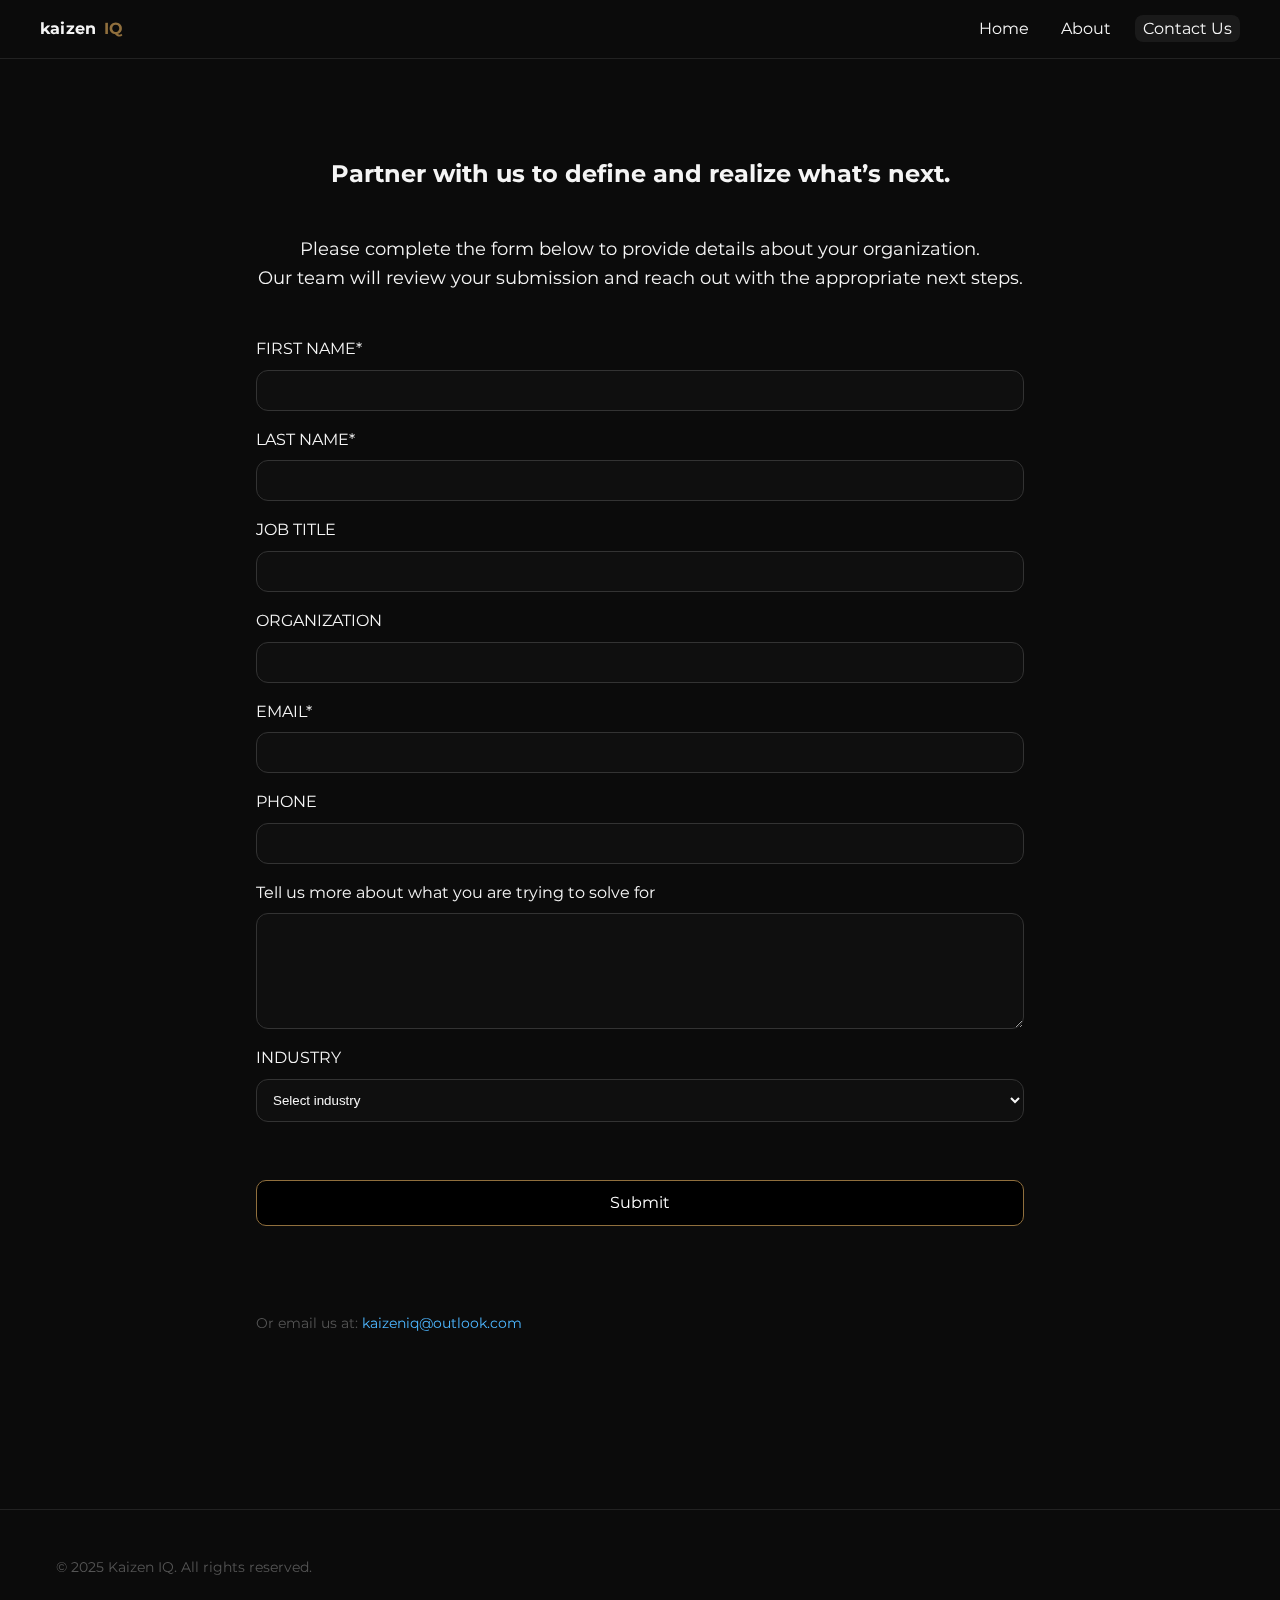
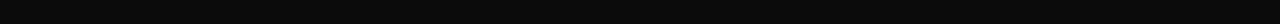
<file: contact/index.html>
<!doctype html>
<html lang="en">
<head>
  <meta charset="utf-8" />
  <meta name="viewport" content="width=device-width,initial-scale=1" />
  <title>Contact Us | Kaizen IQ</title>
  <meta name="description" content="Connect with Kaizen IQ for remote data engineering, applied AI, and growth marketing services tailored to regulated and high-growth teams." />

  <!-- Open Graph -->
  <meta property="og:type" content="website" />
  <meta property="og:title" content="Contact Kaizen IQ | Data Engineering, AI & Growth Marketing" />
  <meta property="og:description" content="Talk with Kaizen IQ about data management services, applied AI, and growth marketing programs that deliver measurable outcomes." />
  <meta property="og:image" content="https://www.kaizen-one.com/assets/kaizen-iq-logo.png" />
  <meta property="og:url" content="https://www.kaizen-one.com/contact/" />

  <link href="https://fonts.googleapis.com/css2?family=Montserrat:wght@400;600;700&display=swap" rel="stylesheet">
  <link rel="stylesheet" href="../styles.css" />
  <link rel="canonical" href="https://www.kaizen-one.com/contact/" />
</head>
<body>
  <a class="skip-link" href="#main">Skip to content</a>
  <header class="site-header" aria-label="Site header">
    <div class="container header-inner">
      <a class="logo" href="/" aria-label="Kaizen IQ home">kaizen <span class="accent">IQ</span></a>
      <nav aria-label="Primary">
        <ul class="nav">
          <li><a href="/" class="nav-link">Home</a></li>
          <li><a href="/#offerings" class="nav-link">About</a></li>
          <li><a href="/contact/" class="nav-link is-active" aria-current="page">Contact Us</a></li>
        </ul>
      </nav>
    </div>
  </header>
  <main id="main">
    <section class="section contact-page" aria-labelledby="contact-title">
      <div class="container">
        <h1 id="contact-title" class="section__title">Partner with us to define and realize what’s next.</h1>
        <p class="lead">Please complete the form below to provide details about your organization.<br>Our team will review your submission and reach out with the appropriate next steps.</p>
        <br>
        <form id="contact-form" class="form" action="https://formspree.io/f/mkgqnwae" method="POST">
          <!-- Spam honeypot for Formspree -->
          <input type="text" name="_gotcha" style="display:none" tabindex="-1" autocomplete="off" aria-hidden="true">
          <!-- Optional: Subject line -->
          <input type="hidden" name="_subject" value="Kaizen IQ Inquiry">
          <div class="form__row">
            <label for="first-name">FIRST NAME<span aria-hidden="true">*</span></label>
            <input id="first-name" name="firstName" type="text" autocomplete="given-name" required minlength="2" maxlength="50" pattern="[A-Za-zÀ-ÖØ-öø-ÿ' -]{2,50}" />
          </div>
          <div class="form__row">
            <label for="last-name">LAST NAME<span aria-hidden="true">*</span></label>
            <input id="last-name" name="lastName" type="text" autocomplete="family-name" required minlength="2" maxlength="50" pattern="[A-Za-zÀ-ÖØ-öø-ÿ' -]{2,50}" />
          </div>
          <div class="form__row">
            <label for="job-title">JOB TITLE</label>
            <input id="job-title" name="jobTitle" type="text" autocomplete="organization-title" maxlength="80" />
          </div>
          <div class="form__row">
            <label for="organization">ORGANIZATION</label>
            <input id="organization" name="organization" type="text" autocomplete="organization" maxlength="120" />
          </div>
          <div class="form__row">
            <label for="email">EMAIL<span aria-hidden="true">*</span></label>
            <input id="email" name="email" type="email" autocomplete="email" inputmode="email" required maxlength="120" />
          </div>
          <div class="form__row">
            <label for="phone">PHONE</label>
            <input id="phone" name="phone" type="tel" autocomplete="tel" inputmode="tel" pattern="^[0-9()+\-\s]{7,20}$" maxlength="20" />
          </div>
          <div class="form__row">
            <label for="message">Tell us more about what you are trying to solve for</label>
            <textarea id="message" name="message" rows="6" maxlength="2000"></textarea>
          </div>
          <div class="form__row">
            <label for="industry">INDUSTRY</label>
            <select id="industry" name="industry">
              <option value="" selected>Select industry</option>
              <option>Construction</option>
              <option>Real Estate</option>
              <option>Manufacturing</option>
              <option>Technology</option>
              <option>Healthcare</option>
              <option>Retail</option>
              <option>Financial Services</option>
              <option>Professional Services</option>
              <option>Marketing</option>
              <option>Other</option>
            </select>
          </div>
          <br>
          <button type="submit" class="button button--cta">Submit</button>
          <p id="form-status" class="form__status" role="status" aria-live="polite"></p>
          <p class="small muted">Or email us at: <a href="mailto:kaizeniq@outlook.com">kaizeniq@outlook.com</a></p>
        </form>
      </div>
    </section>
  </main>
  <footer class="site-footer" aria-label="Site footer">
    <div class="container footer-inner">
      <p class="small muted">© 2025 Kaizen IQ. All rights reserved.</p>
    </div>
    <button id="to-top" class="to-top" aria-label="Back to top">↑</button>
  </footer>
  <script src="../script.js" defer></script>
</body>
</html>
</file>
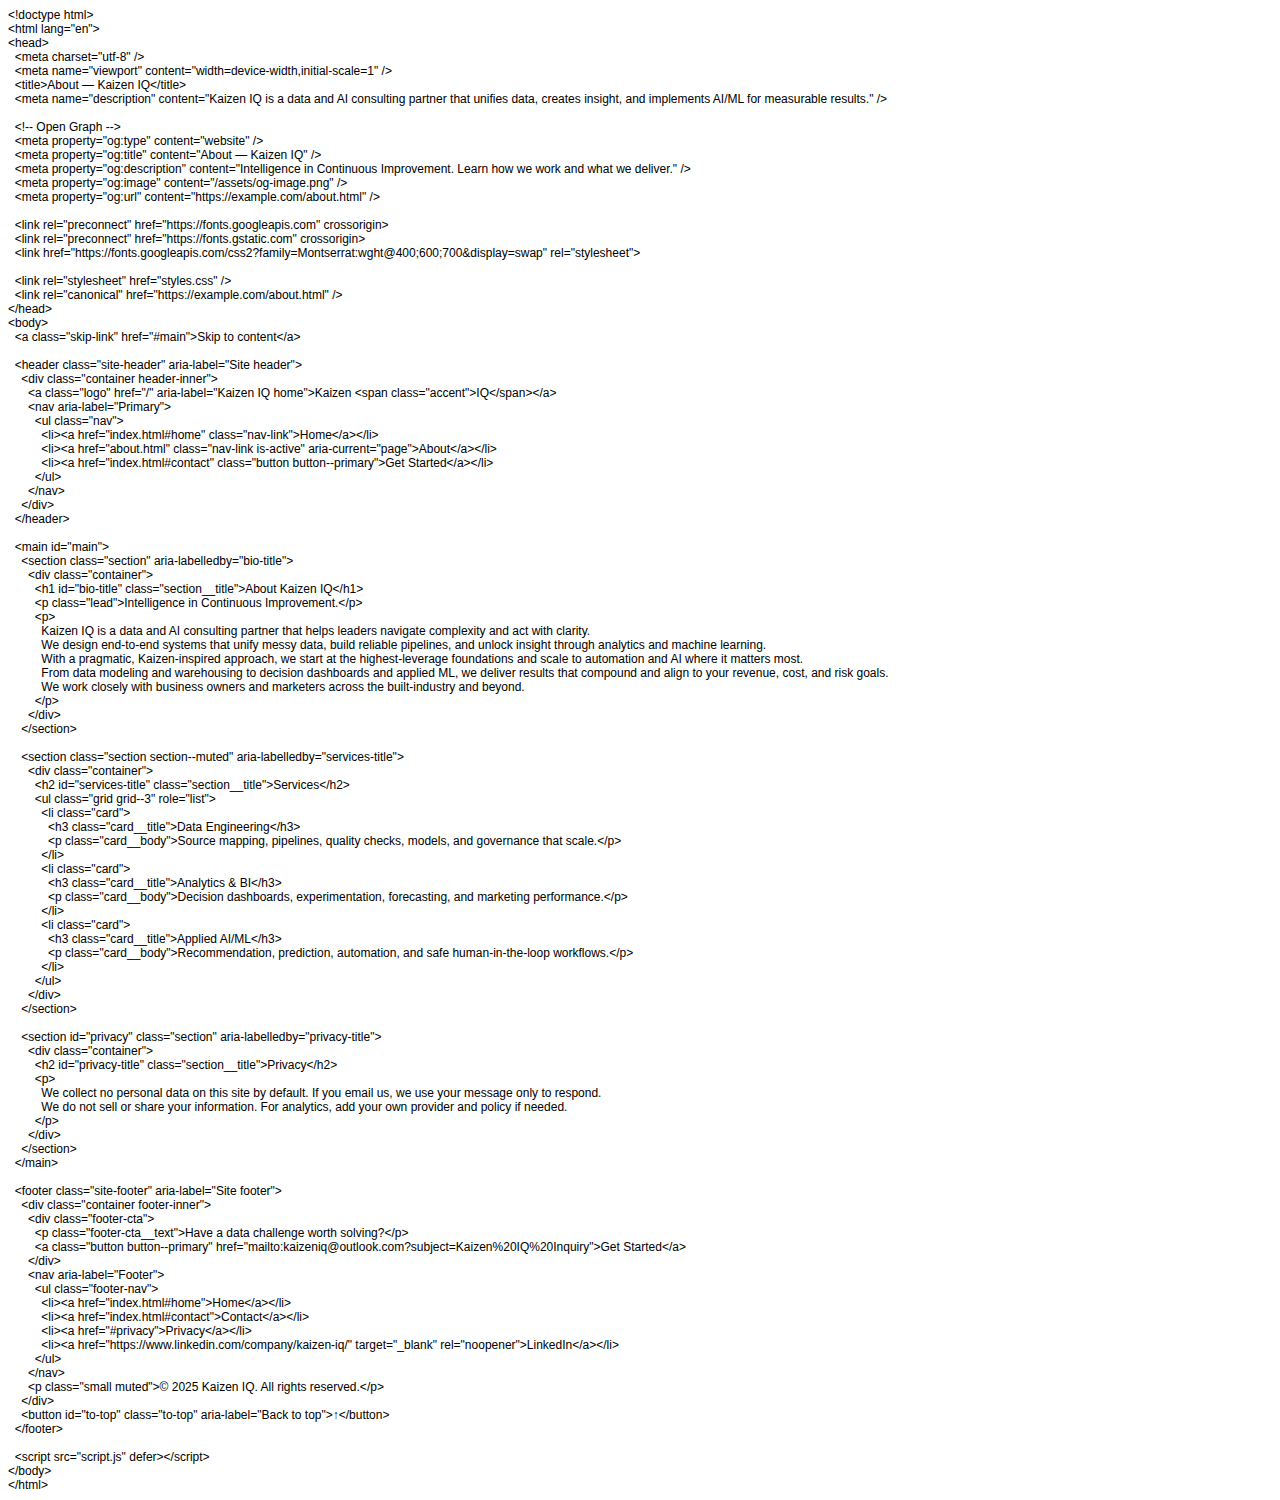
<file: about.html>
<!DOCTYPE html PUBLIC "-//W3C//DTD HTML 4.01//EN" "http://www.w3.org/TR/html4/strict.dtd">
<html>
<head>
  <meta http-equiv="Content-Type" content="text/html; charset=utf-8">
  <meta http-equiv="Content-Style-Type" content="text/css">
  <title></title>
  <meta name="Generator" content="Cocoa HTML Writer">
  <meta name="CocoaVersion" content="2575.7">
  <style type="text/css">
    p.p1 {margin: 0.0px 0.0px 0.0px 0.0px; font: 12.0px Helvetica}
    p.p2 {margin: 0.0px 0.0px 0.0px 0.0px; font: 12.0px Helvetica; min-height: 14.0px}
  </style>
</head>
<body>
<p class="p1">&lt;!doctype html&gt;</p>
<p class="p1">&lt;html lang="en"&gt;</p>
<p class="p1">&lt;head&gt;</p>
<p class="p1"><span class="Apple-converted-space">  </span>&lt;meta charset="utf-8" /&gt;</p>
<p class="p1"><span class="Apple-converted-space">  </span>&lt;meta name="viewport" content="width=device-width,initial-scale=1" /&gt;</p>
<p class="p1"><span class="Apple-converted-space">  </span>&lt;title&gt;About — Kaizen IQ&lt;/title&gt;</p>
<p class="p1"><span class="Apple-converted-space">  </span>&lt;meta name="description" content="Kaizen IQ is a data and AI consulting partner that unifies data, creates insight, and implements AI/ML for measurable results." /&gt;</p>
<p class="p2"><br></p>
<p class="p1"><span class="Apple-converted-space">  </span>&lt;!-- Open Graph --&gt;</p>
<p class="p1"><span class="Apple-converted-space">  </span>&lt;meta property="og:type" content="website" /&gt;</p>
<p class="p1"><span class="Apple-converted-space">  </span>&lt;meta property="og:title" content="About — Kaizen IQ" /&gt;</p>
<p class="p1"><span class="Apple-converted-space">  </span>&lt;meta property="og:description" content="Intelligence in Continuous Improvement. Learn how we work and what we deliver." /&gt;</p>
<p class="p1"><span class="Apple-converted-space">  </span>&lt;meta property="og:image" content="/assets/og-image.png" /&gt;</p>
<p class="p1"><span class="Apple-converted-space">  </span>&lt;meta property="og:url" content="https://example.com/about.html" /&gt;</p>
<p class="p2"><br></p>
<p class="p1"><span class="Apple-converted-space">  </span>&lt;link rel="preconnect" href="https://fonts.googleapis.com" crossorigin&gt;</p>
<p class="p1"><span class="Apple-converted-space">  </span>&lt;link rel="preconnect" href="https://fonts.gstatic.com" crossorigin&gt;</p>
<p class="p1"><span class="Apple-converted-space">  </span>&lt;link href="https://fonts.googleapis.com/css2?family=Montserrat:wght@400;600;700&amp;display=swap" rel="stylesheet"&gt;</p>
<p class="p2"><br></p>
<p class="p1"><span class="Apple-converted-space">  </span>&lt;link rel="stylesheet" href="styles.css" /&gt;</p>
<p class="p1"><span class="Apple-converted-space">  </span>&lt;link rel="canonical" href="https://example.com/about.html" /&gt;</p>
<p class="p1">&lt;/head&gt;</p>
<p class="p1">&lt;body&gt;</p>
<p class="p1"><span class="Apple-converted-space">  </span>&lt;a class="skip-link" href="#main"&gt;Skip to content&lt;/a&gt;</p>
<p class="p2"><br></p>
<p class="p1"><span class="Apple-converted-space">  </span>&lt;header class="site-header" aria-label="Site header"&gt;</p>
<p class="p1"><span class="Apple-converted-space">    </span>&lt;div class="container header-inner"&gt;</p>
<p class="p1"><span class="Apple-converted-space">      </span>&lt;a class="logo" href="/" aria-label="Kaizen IQ home"&gt;Kaizen &lt;span class="accent"&gt;IQ&lt;/span&gt;&lt;/a&gt;</p>
<p class="p1"><span class="Apple-converted-space">      </span>&lt;nav aria-label="Primary"&gt;</p>
<p class="p1"><span class="Apple-converted-space">        </span>&lt;ul class="nav"&gt;</p>
<p class="p1"><span class="Apple-converted-space">          </span>&lt;li&gt;&lt;a href="index.html#home" class="nav-link"&gt;Home&lt;/a&gt;&lt;/li&gt;</p>
<p class="p1"><span class="Apple-converted-space">          </span>&lt;li&gt;&lt;a href="about.html" class="nav-link is-active" aria-current="page"&gt;About&lt;/a&gt;&lt;/li&gt;</p>
<p class="p1"><span class="Apple-converted-space">          </span>&lt;li&gt;&lt;a href="index.html#contact" class="button button--primary"&gt;Get Started&lt;/a&gt;&lt;/li&gt;</p>
<p class="p1"><span class="Apple-converted-space">        </span>&lt;/ul&gt;</p>
<p class="p1"><span class="Apple-converted-space">      </span>&lt;/nav&gt;</p>
<p class="p1"><span class="Apple-converted-space">    </span>&lt;/div&gt;</p>
<p class="p1"><span class="Apple-converted-space">  </span>&lt;/header&gt;</p>
<p class="p2"><br></p>
<p class="p1"><span class="Apple-converted-space">  </span>&lt;main id="main"&gt;</p>
<p class="p1"><span class="Apple-converted-space">    </span>&lt;section class="section" aria-labelledby="bio-title"&gt;</p>
<p class="p1"><span class="Apple-converted-space">      </span>&lt;div class="container"&gt;</p>
<p class="p1"><span class="Apple-converted-space">        </span>&lt;h1 id="bio-title" class="section__title"&gt;About Kaizen IQ&lt;/h1&gt;</p>
<p class="p1"><span class="Apple-converted-space">        </span>&lt;p class="lead"&gt;Intelligence in Continuous Improvement.&lt;/p&gt;</p>
<p class="p1"><span class="Apple-converted-space">        </span>&lt;p&gt;</p>
<p class="p1"><span class="Apple-converted-space">          </span>Kaizen IQ is a data and AI consulting partner that helps leaders navigate complexity and act with clarity.</p>
<p class="p1"><span class="Apple-converted-space">          </span>We design end-to-end systems that unify messy data, build reliable pipelines, and unlock insight through analytics and machine learning.</p>
<p class="p1"><span class="Apple-converted-space">          </span>With a pragmatic, Kaizen-inspired approach, we start at the highest-leverage foundations and scale to automation and AI where it matters most.</p>
<p class="p1"><span class="Apple-converted-space">          </span>From data modeling and warehousing to decision dashboards and applied ML, we deliver results that compound and align to your revenue, cost, and risk goals.</p>
<p class="p1"><span class="Apple-converted-space">          </span>We work closely with business owners and marketers across the built-industry and beyond.</p>
<p class="p1"><span class="Apple-converted-space">        </span>&lt;/p&gt;</p>
<p class="p1"><span class="Apple-converted-space">      </span>&lt;/div&gt;</p>
<p class="p1"><span class="Apple-converted-space">    </span>&lt;/section&gt;</p>
<p class="p2"><br></p>
<p class="p1"><span class="Apple-converted-space">    </span>&lt;section class="section section--muted" aria-labelledby="services-title"&gt;</p>
<p class="p1"><span class="Apple-converted-space">      </span>&lt;div class="container"&gt;</p>
<p class="p1"><span class="Apple-converted-space">        </span>&lt;h2 id="services-title" class="section__title"&gt;Services&lt;/h2&gt;</p>
<p class="p1"><span class="Apple-converted-space">        </span>&lt;ul class="grid grid--3" role="list"&gt;</p>
<p class="p1"><span class="Apple-converted-space">          </span>&lt;li class="card"&gt;</p>
<p class="p1"><span class="Apple-converted-space">            </span>&lt;h3 class="card__title"&gt;Data Engineering&lt;/h3&gt;</p>
<p class="p1"><span class="Apple-converted-space">            </span>&lt;p class="card__body"&gt;Source mapping, pipelines, quality checks, models, and governance that scale.&lt;/p&gt;</p>
<p class="p1"><span class="Apple-converted-space">          </span>&lt;/li&gt;</p>
<p class="p1"><span class="Apple-converted-space">          </span>&lt;li class="card"&gt;</p>
<p class="p1"><span class="Apple-converted-space">            </span>&lt;h3 class="card__title"&gt;Analytics &amp; BI&lt;/h3&gt;</p>
<p class="p1"><span class="Apple-converted-space">            </span>&lt;p class="card__body"&gt;Decision dashboards, experimentation, forecasting, and marketing performance.&lt;/p&gt;</p>
<p class="p1"><span class="Apple-converted-space">          </span>&lt;/li&gt;</p>
<p class="p1"><span class="Apple-converted-space">          </span>&lt;li class="card"&gt;</p>
<p class="p1"><span class="Apple-converted-space">            </span>&lt;h3 class="card__title"&gt;Applied AI/ML&lt;/h3&gt;</p>
<p class="p1"><span class="Apple-converted-space">            </span>&lt;p class="card__body"&gt;Recommendation, prediction, automation, and safe human-in-the-loop workflows.&lt;/p&gt;</p>
<p class="p1"><span class="Apple-converted-space">          </span>&lt;/li&gt;</p>
<p class="p1"><span class="Apple-converted-space">        </span>&lt;/ul&gt;</p>
<p class="p1"><span class="Apple-converted-space">      </span>&lt;/div&gt;</p>
<p class="p1"><span class="Apple-converted-space">    </span>&lt;/section&gt;</p>
<p class="p2"><br></p>
<p class="p1"><span class="Apple-converted-space">    </span>&lt;section id="privacy" class="section" aria-labelledby="privacy-title"&gt;</p>
<p class="p1"><span class="Apple-converted-space">      </span>&lt;div class="container"&gt;</p>
<p class="p1"><span class="Apple-converted-space">        </span>&lt;h2 id="privacy-title" class="section__title"&gt;Privacy&lt;/h2&gt;</p>
<p class="p1"><span class="Apple-converted-space">        </span>&lt;p&gt;</p>
<p class="p1"><span class="Apple-converted-space">          </span>We collect no personal data on this site by default. If you email us, we use your message only to respond.</p>
<p class="p1"><span class="Apple-converted-space">          </span>We do not sell or share your information. For analytics, add your own provider and policy if needed.</p>
<p class="p1"><span class="Apple-converted-space">        </span>&lt;/p&gt;</p>
<p class="p1"><span class="Apple-converted-space">      </span>&lt;/div&gt;</p>
<p class="p1"><span class="Apple-converted-space">    </span>&lt;/section&gt;</p>
<p class="p1"><span class="Apple-converted-space">  </span>&lt;/main&gt;</p>
<p class="p2"><br></p>
<p class="p1"><span class="Apple-converted-space">  </span>&lt;footer class="site-footer" aria-label="Site footer"&gt;</p>
<p class="p1"><span class="Apple-converted-space">    </span>&lt;div class="container footer-inner"&gt;</p>
<p class="p1"><span class="Apple-converted-space">      </span>&lt;div class="footer-cta"&gt;</p>
<p class="p1"><span class="Apple-converted-space">        </span>&lt;p class="footer-cta__text"&gt;Have a data challenge worth solving?&lt;/p&gt;</p>
<p class="p1"><span class="Apple-converted-space">        </span>&lt;a class="button button--primary" href="mailto:kaizeniq@outlook.com?subject=Kaizen%20IQ%20Inquiry"&gt;Get Started&lt;/a&gt;</p>
<p class="p1"><span class="Apple-converted-space">      </span>&lt;/div&gt;</p>
<p class="p1"><span class="Apple-converted-space">      </span>&lt;nav aria-label="Footer"&gt;</p>
<p class="p1"><span class="Apple-converted-space">        </span>&lt;ul class="footer-nav"&gt;</p>
<p class="p1"><span class="Apple-converted-space">          </span>&lt;li&gt;&lt;a href="index.html#home"&gt;Home&lt;/a&gt;&lt;/li&gt;</p>
<p class="p1"><span class="Apple-converted-space">          </span>&lt;li&gt;&lt;a href="index.html#contact"&gt;Contact&lt;/a&gt;&lt;/li&gt;</p>
<p class="p1"><span class="Apple-converted-space">          </span>&lt;li&gt;&lt;a href="#privacy"&gt;Privacy&lt;/a&gt;&lt;/li&gt;</p>
<p class="p1"><span class="Apple-converted-space">          </span>&lt;li&gt;&lt;a href="https://www.linkedin.com/company/kaizen-iq/" target="_blank" rel="noopener"&gt;LinkedIn&lt;/a&gt;&lt;/li&gt;</p>
<p class="p1"><span class="Apple-converted-space">        </span>&lt;/ul&gt;</p>
<p class="p1"><span class="Apple-converted-space">      </span>&lt;/nav&gt;</p>
<p class="p1"><span class="Apple-converted-space">      </span>&lt;p class="small muted"&gt;© 2025 Kaizen IQ. All rights reserved.&lt;/p&gt;</p>
<p class="p1"><span class="Apple-converted-space">    </span>&lt;/div&gt;</p>
<p class="p1"><span class="Apple-converted-space">    </span>&lt;button id="to-top" class="to-top" aria-label="Back to top"&gt;↑&lt;/button&gt;</p>
<p class="p1"><span class="Apple-converted-space">  </span>&lt;/footer&gt;</p>
<p class="p2"><br></p>
<p class="p1"><span class="Apple-converted-space">  </span>&lt;script src="script.js" defer&gt;&lt;/script&gt;</p>
<p class="p1">&lt;/body&gt;</p>
<p class="p1">&lt;/html&gt;</p>
</body>
</html>
</file>
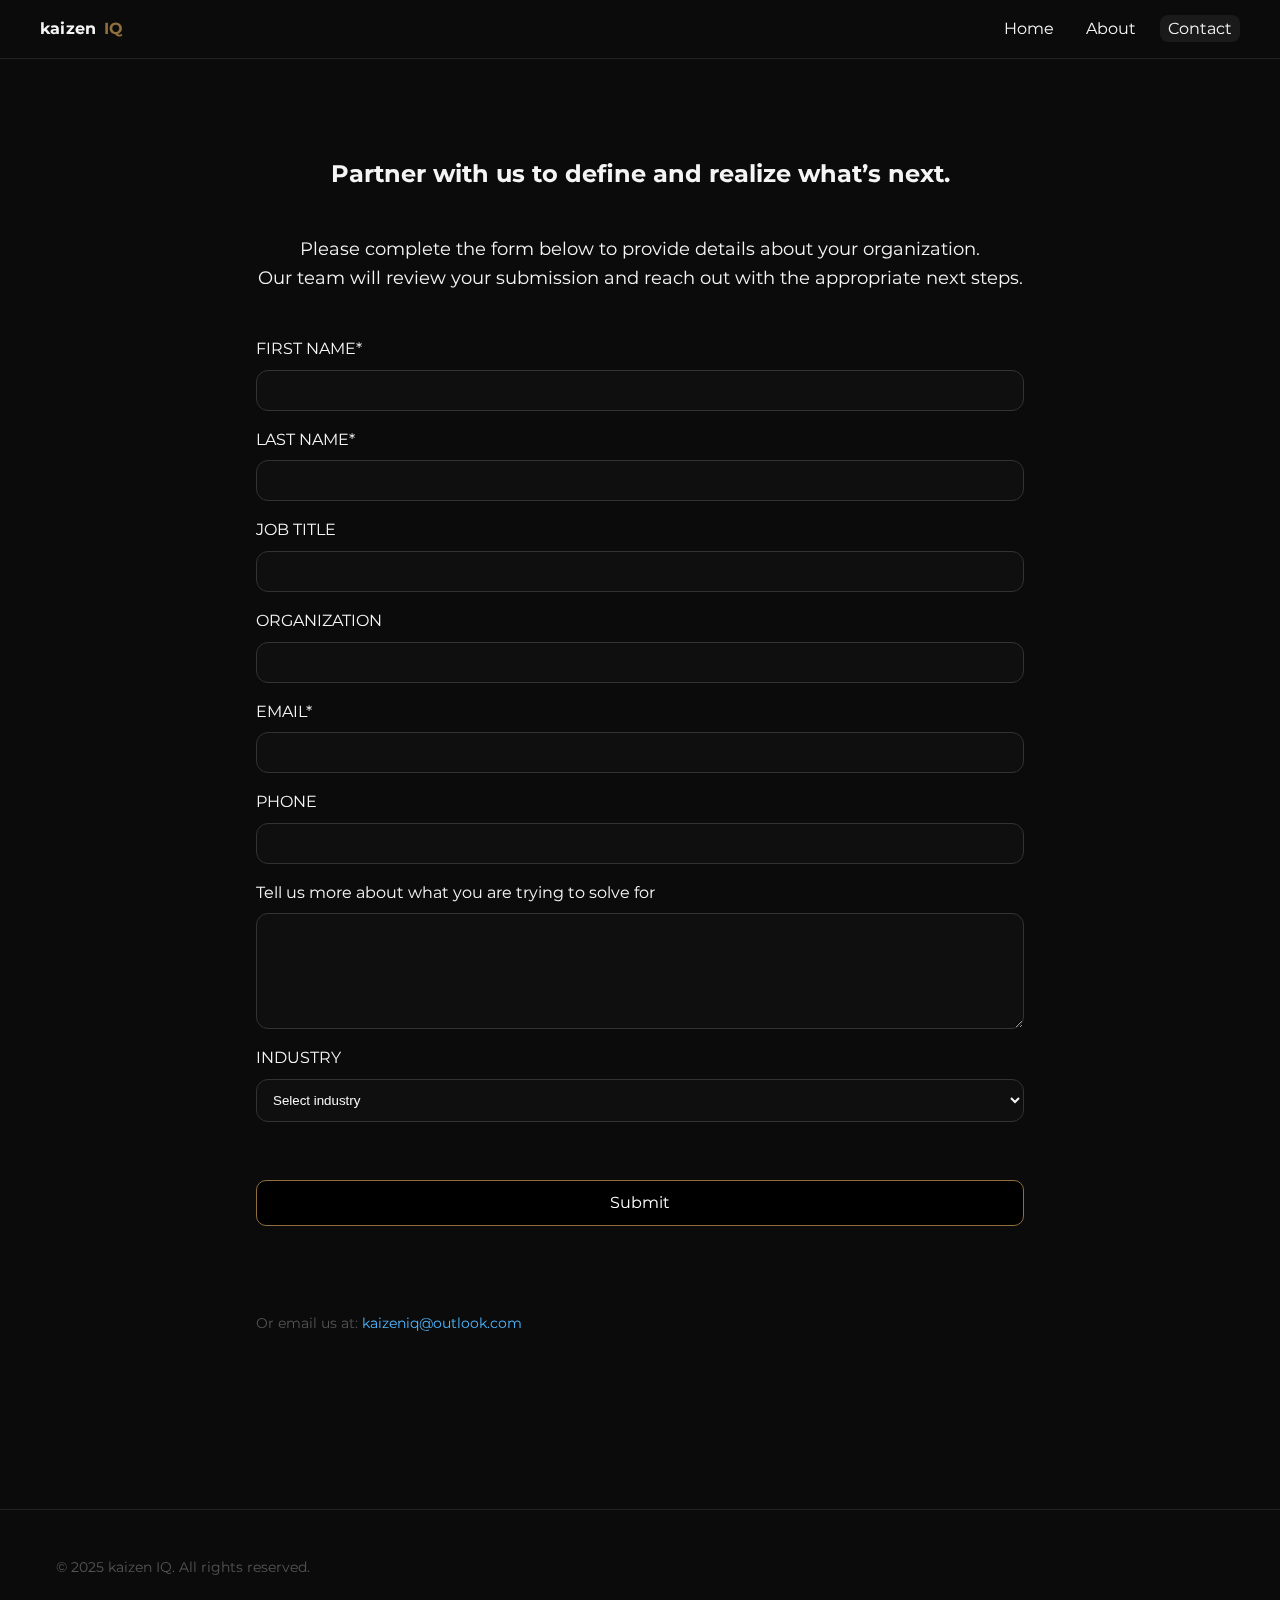
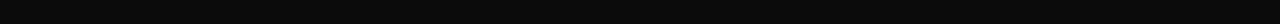
<file: contact.html>
<!doctype html>
<html lang="en">
<head>
  <meta charset="utf-8" />
  <meta name="viewport" content="width=device-width,initial-scale=1" />
  <title>Contact — kaizen IQ</title>
  <meta name="description" content="Contact kaizen IQ. Tell us about your goals and we’ll follow up with practical next steps." />

  <!-- Open Graph -->
  <meta property="og:type" content="website" />
  <meta property="og:title" content="Contact — kaizen IQ" />
  <meta property="og:description" content="Tell us about your goals. We’ll respond with clear next steps to unlock value with data, analytics, and AI." />
  <meta property="og:image" content="assets/kaizen-iq-logo.png" />
  <meta property="og:url" content="https://www.kaizen-one.com/contact.html" />

  <link href="https://fonts.googleapis.com/css2?family=Montserrat:wght@400;600;700&display=swap" rel="stylesheet">
  <link rel="stylesheet" href="styles.css" />
  <link rel="canonical" href="https://www.kaizen-one.com/contact.html" />
</head>
<body>
  <a class="skip-link" href="#main">Skip to content</a>
  <header class="site-header" aria-label="Site header">
    <div class="container header-inner">
      <a class="logo" href="index.html" aria-label="Kaizen IQ home">kaizen <span class="accent">IQ</span></a>
      <nav aria-label="Primary">
        <ul class="nav">
          <li><a href="index.html" class="nav-link">Home</a></li>
          <li><a href="index.html#offerings" class="nav-link">About</a></li>
          <li><a href="contact.html" class="nav-link is-active" aria-current="page">Contact</a></li>
        </ul>
      </nav>
    </div>
  </header>
  <main id="main">
    <section class="section contact-page" aria-labelledby="contact-title">
      <div class="container">
        <h1 id="contact-title" class="section__title">Partner with us to define and realize what’s next.</h1>
        <p class="lead">Please complete the form below to provide details about your organization.<br>Our team will review your submission and reach out with the appropriate next steps.</p>
        <br>
        <form id="contact-form" class="form" action="https://formspree.io/f/mkgqnwae" method="POST">
          <!-- Spam honeypot for Formspree -->
          <input type="text" name="_gotcha" style="display:none" tabindex="-1" autocomplete="off" aria-hidden="true">
          <!-- Optional: Subject line -->
          <input type="hidden" name="_subject" value="Kaizen IQ Inquiry">
          <div class="form__row">
            <label for="first-name">FIRST NAME<span aria-hidden="true">*</span></label>
            <input id="first-name" name="firstName" type="text" autocomplete="given-name" required minlength="2" maxlength="50" pattern="[A-Za-zÀ-ÖØ-öø-ÿ' -]{2,50}" />
          </div>
          <div class="form__row">
            <label for="last-name">LAST NAME<span aria-hidden="true">*</span></label>
            <input id="last-name" name="lastName" type="text" autocomplete="family-name" required minlength="2" maxlength="50" pattern="[A-Za-zÀ-ÖØ-öø-ÿ' -]{2,50}" />
          </div>
          <div class="form__row">
            <label for="job-title">JOB TITLE</label>
            <input id="job-title" name="jobTitle" type="text" autocomplete="organization-title" maxlength="80" />
          </div>
          <div class="form__row">
            <label for="organization">ORGANIZATION</label>
            <input id="organization" name="organization" type="text" autocomplete="organization" maxlength="120" />
          </div>
          <div class="form__row">
            <label for="email">EMAIL<span aria-hidden="true">*</span></label>
            <input id="email" name="email" type="email" autocomplete="email" inputmode="email" required maxlength="120" />
          </div>
          <div class="form__row">
            <label for="phone">PHONE</label>
            <input id="phone" name="phone" type="tel" autocomplete="tel" inputmode="tel" pattern="^[0-9()+\-\s]{7,20}$" maxlength="20" />
          </div>
          <div class="form__row">
            <label for="message">Tell us more about what you are trying to solve for</label>
            <textarea id="message" name="message" rows="6" maxlength="2000"></textarea>
          </div>
          <div class="form__row">
            <label for="industry">INDUSTRY</label>
            <select id="industry" name="industry">
              <option value="" selected>Select industry</option>
              <option>Construction</option>
              <option>Real Estate</option>
              <option>Manufacturing</option>
              <option>Technology</option>
              <option>Healthcare</option>
              <option>Retail</option>
              <option>Financial Services</option>
              <option>Professional Services</option>
              <option>Marketing</option>
              <option>Other</option>
            </select>
          </div>
          <br>
          <button type="submit" class="button button--cta">Submit</button>
          <p id="form-status" class="form__status" role="status" aria-live="polite"></p>
          <p class="small muted">Or email us at: <a href="mailto:kaizeniq@outlook.com">kaizeniq@outlook.com</a></p>
        </form>
      </div>
    </section>
  </main>
  <footer class="site-footer" aria-label="Site footer">
    <div class="container footer-inner">
      <p class="small muted">© 2025 kaizen IQ. All rights reserved.</p>
    </div>
    <button id="to-top" class="to-top" aria-label="Back to top">↑</button>
  </footer>
  <script src="script.js" defer></script>
</body>
</html>
</file>
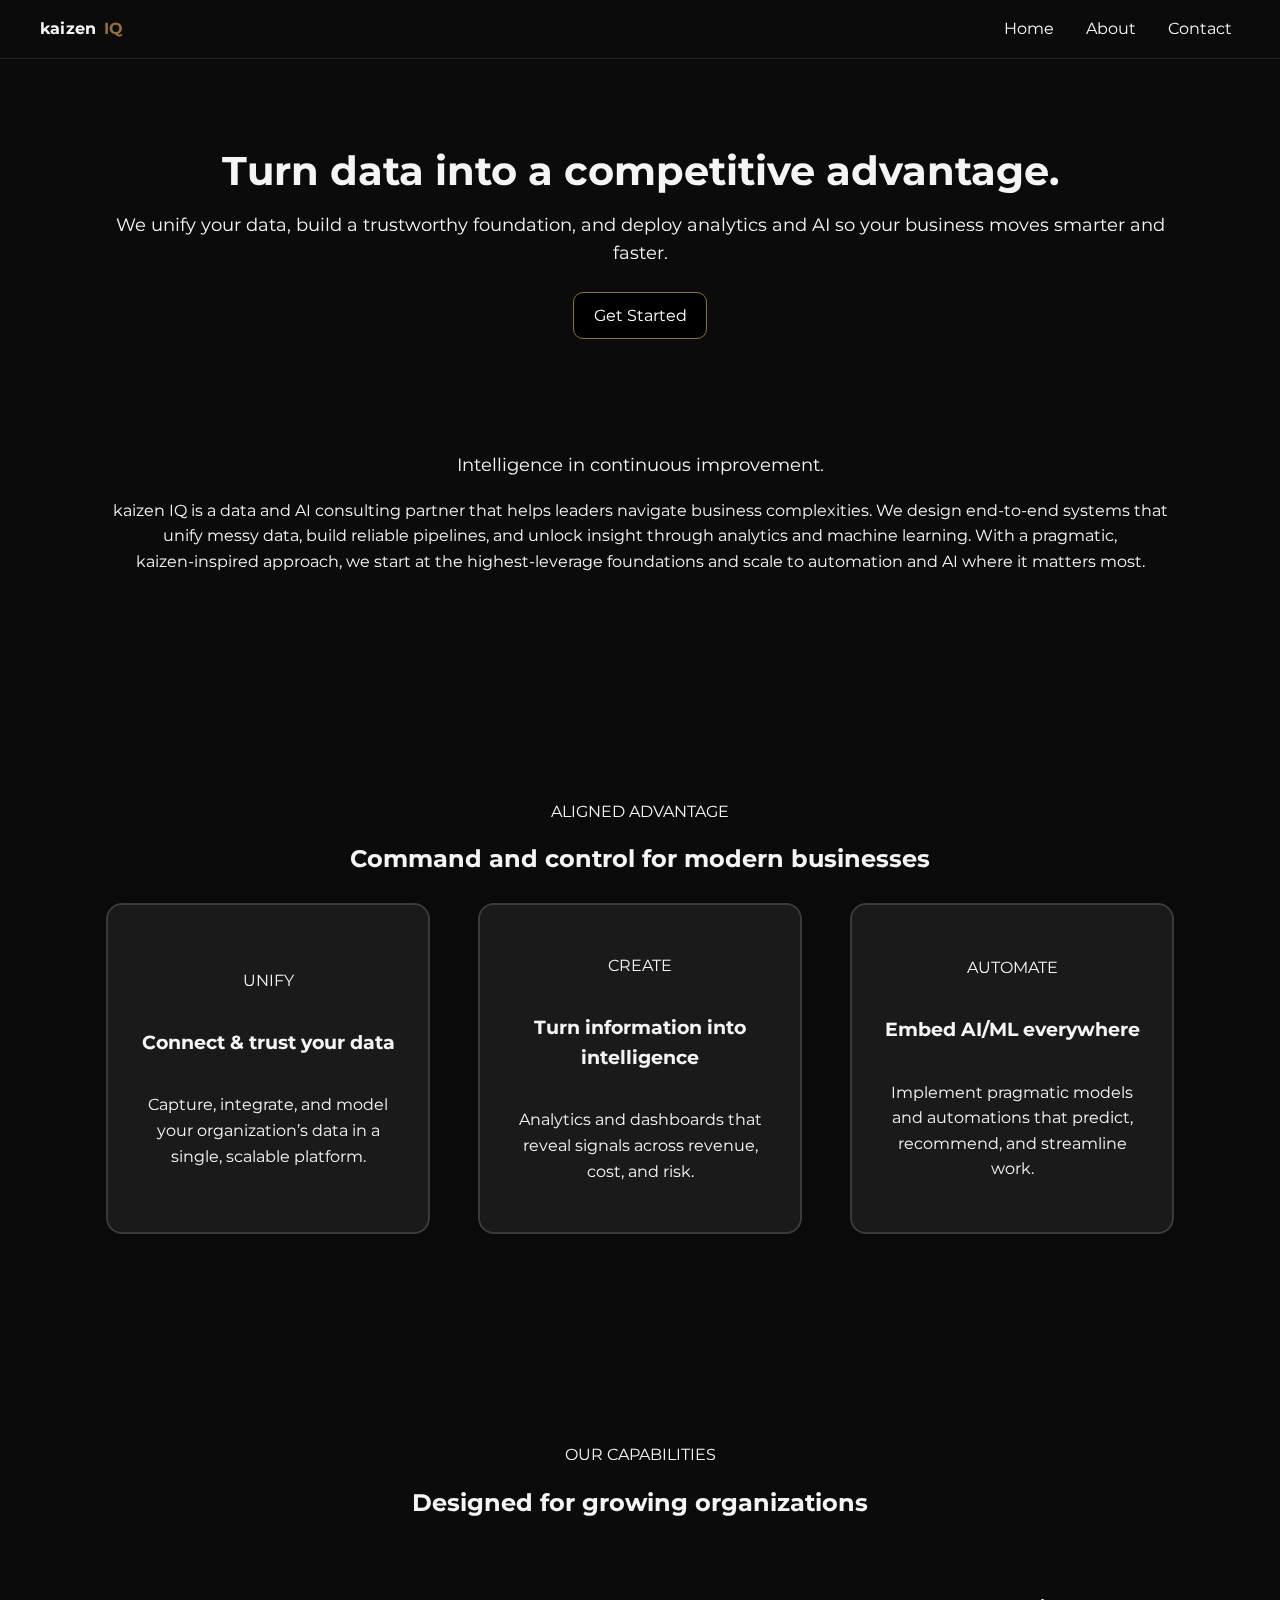
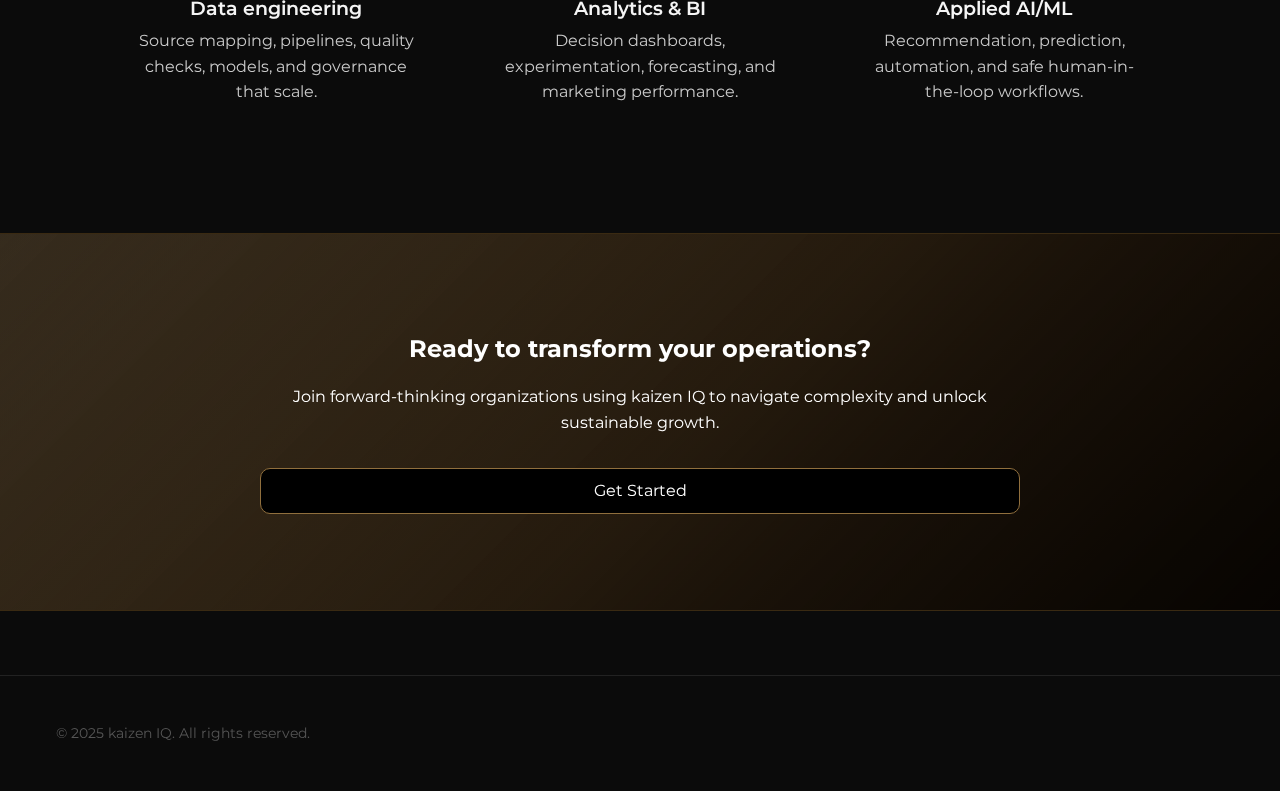
<file: index_test.html>
<!doctype html>
<html lang="en">
<head>
  <meta charset="utf-8" />
  <meta name="viewport" content="width=device-width,initial-scale=1" />
  <title>kaizen IQ — Transform Data Into Advantage</title>
  <meta name="description" content="kaizen IQ unifies data, creates insight, and implements AI to make your business smarter and faster." />

  <!-- Open Graph -->
  <meta property="og:type" content="website" />
  <meta property="og:title" content="kaizen IQ — Transform Data Into Advantage" />
  <meta property="og:description" content="Transform your business with unified data, analytics, and AI." />
  <meta property="og:image" content="assets/og-image.png" />
  <meta property="og:url" content="https://example.com/" />

  <!-- Fonts -->
  <link href="https://fonts.googleapis.com/css2?family=Montserrat:wght@400;600;700&display=swap" rel="stylesheet">
  <link rel="stylesheet" href="styles.css" />
</head>
<body>
  <header class="site-header">
    <div class="container header-inner">
      <a class="logo" href="#home">kaizen <span class="accent">IQ</span></a>
      <nav>
        <ul class="nav">
          <li><a href="#home" class="nav-link">Home</a></li>
          <li><a href="#about" class="nav-link">About</a></li>
          <li><a href="contact.html" class="nav-link">Contact</a></li>
        </ul>
      </nav>
    </div>
  </header>
  <main id="main">
    <!-- Hero -->
    <section id="intro" class="section hero dark-hero">
      <div class="container hero-inner">
        <h1 class="hero__title">Turn data into a competitive advantage.</h1>
        <p class="hero__sub">
          We unify your data, build a trustworthy foundation, and deploy analytics and AI so your business moves smarter and faster.
        </p>
        <div class="hero__cta">
          <a class="button button--cta" href="contact.html">Get Started</a>
        </div>
      </div>
    </section>

    <!-- About info (not linked from nav) -->
    <section id="about-info" class="section">
      <div class="container">
        <!-- <h2 class="section__title">About kaizen IQ</h2> -->
        <center><p class="lead">Intelligence in continuous improvement.</p></center>
        <p>
          kaizen IQ is a data and AI consulting partner that helps leaders navigate business complexities. We design end‑to‑end systems that unify messy data, build reliable pipelines, and unlock insight through analytics and machine learning. With a pragmatic, kaizen‑inspired approach, we start at the highest‑leverage foundations and scale to automation and AI where it matters most.
        </p>
      </div>
    </section>
    <!-- Features -->
    <section id="home" class="section features">
      <div class="container">
        <p class="eyebrow">ALIGNED ADVANTAGE</p>
        <h2 class="section__title">Command and control for modern businesses</h2>
        <div class="grid grid--3 feature-grid">
          <div class="card feature-card">
            <p class="small-label">UNIFY</p>
            <h3 class="feature-card__title">Connect &amp; trust your data</h3>
            <p class="feature-card__body">Capture, integrate, and model your organization’s data in a single, scalable platform.</p>
          </div>
          <div class="card feature-card">
            <p class="small-label">CREATE</p>
            <h3 class="feature-card__title">Turn information into intelligence</h3>
            <p class="feature-card__body">Analytics and dashboards that reveal signals across revenue, cost, and risk.</p>
          </div>
          <div class="card feature-card">
            <p class="small-label">AUTOMATE</p>
            <h3 class="feature-card__title">Embed AI/ML everywhere</h3>
            <p class="feature-card__body">Implement pragmatic models and automations that predict, recommend, and streamline work.</p>
          </div>
        </div>
      </div>
    </section>

    <!-- Services -->
    <section id="about" class="section services">
      <div class="container">
        <p class="eyebrow">OUR CAPABILITIES</p>
        <h2 class="section__title">Designed for growing organizations</h2>
        <ul class="grid grid--3 services-list" role="list">
          <li class="card service-card">
            <h3 class="service-title">Data engineering</h3>
            <p class="service-desc">Source mapping, pipelines, quality checks, models, and governance that scale.</p>
          </li>
          <li class="card service-card">
            <h3 class="service-title">Analytics &amp; BI</h3>
            <p class="service-desc">Decision dashboards, experimentation, forecasting, and marketing performance.</p>
          </li>
          <li class="card service-card">
            <h3 class="service-title">Applied AI/ML</h3>
            <p class="service-desc">Recommendation, prediction, automation, and safe human-in-the-loop workflows.</p>
          </li>
        </ul>
      </div>
    </section>

    <!-- Call to Action (Bottom) -->
    <section class="section cta-gradient">
      <div class="container container--narrow cta-inner">
        <h2 class="cta-title">Ready to transform your operations?</h2>
        <p class="cta-sub">Join forward‑thinking organizations using kaizen IQ to navigate complexity and unlock sustainable growth.</p>
        <a class="button button--cta" href="contact.html">Get Started</a>
      </div>
    </section>

    
  </main>

  <!-- Footer -->
  <footer class="site-footer">
    <div class="container footer-inner">
      <p class="small muted">© 2025 kaizen IQ. All rights reserved.</p>
    </div>
    <button id="to-top" class="to-top" aria-label="Back to top">↑</button>
  </footer>
  <script src="script.js" defer></script>
</body>
</html>
</file>
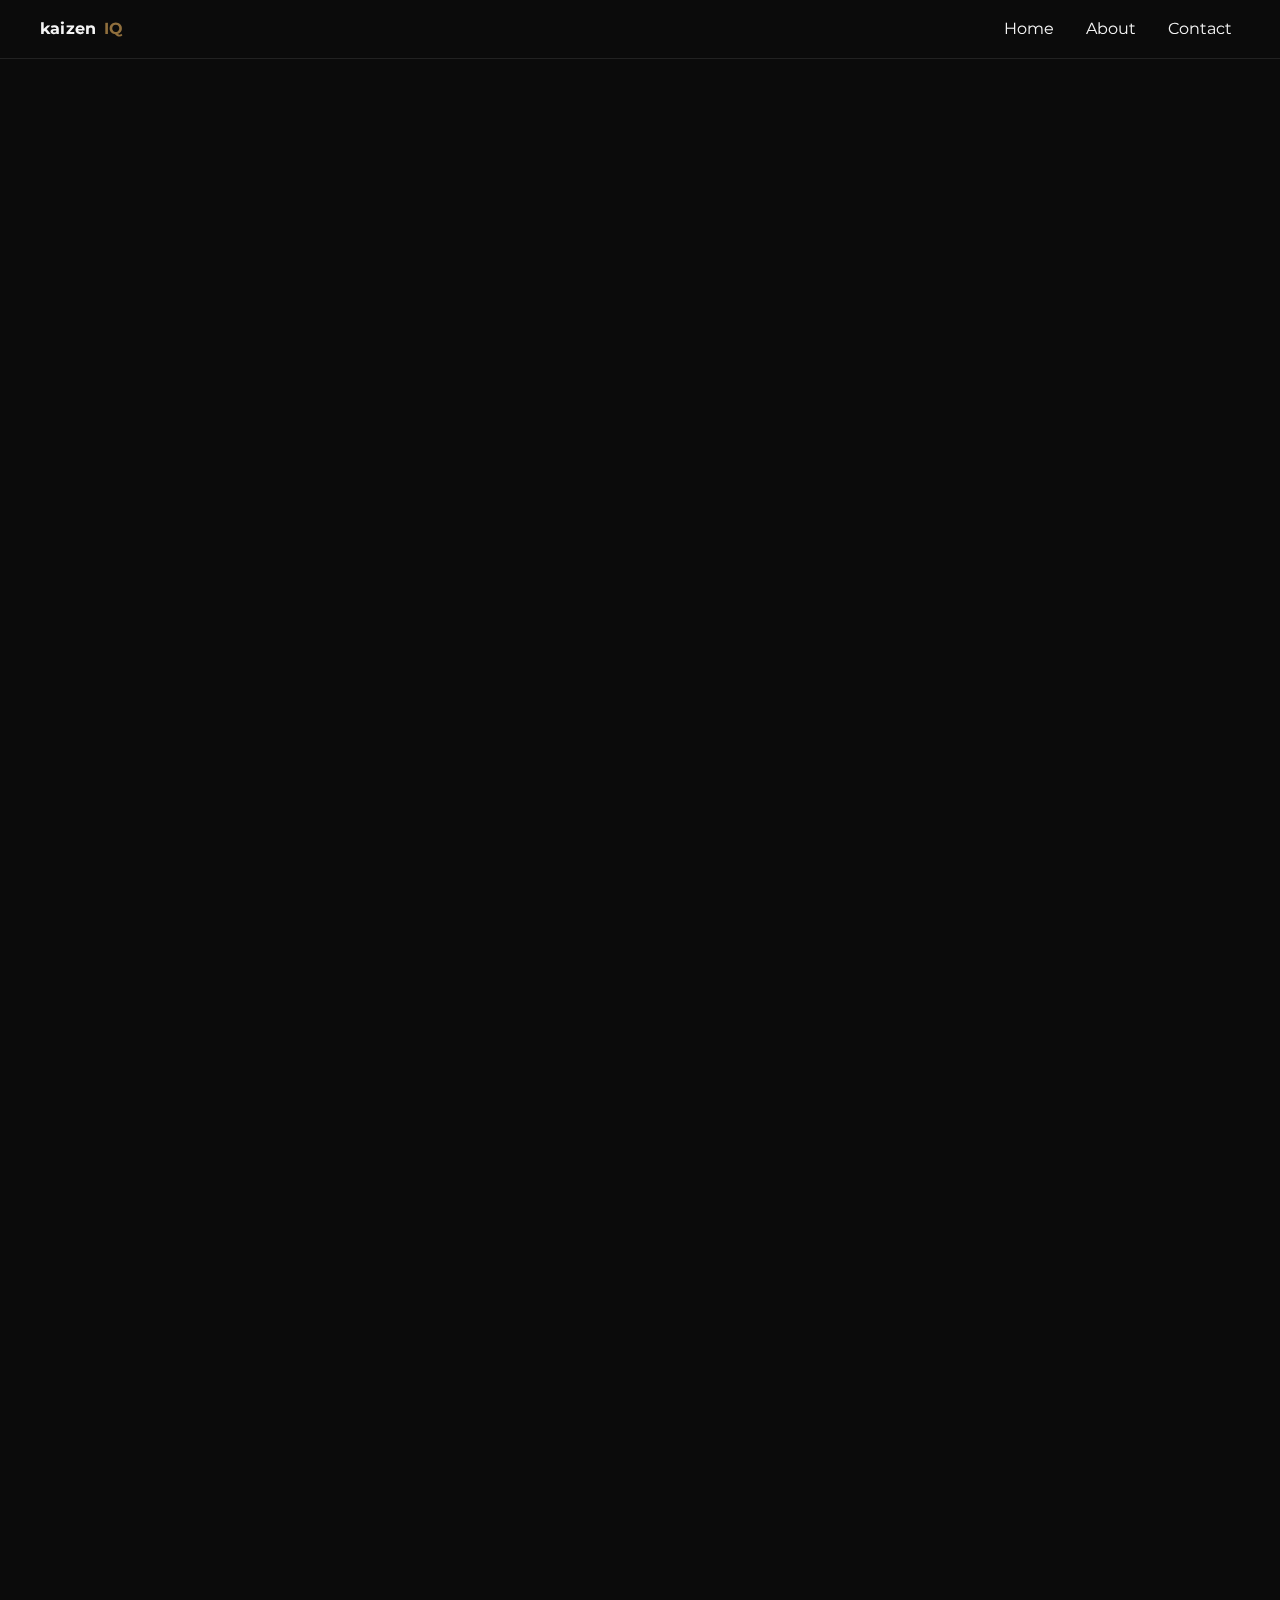
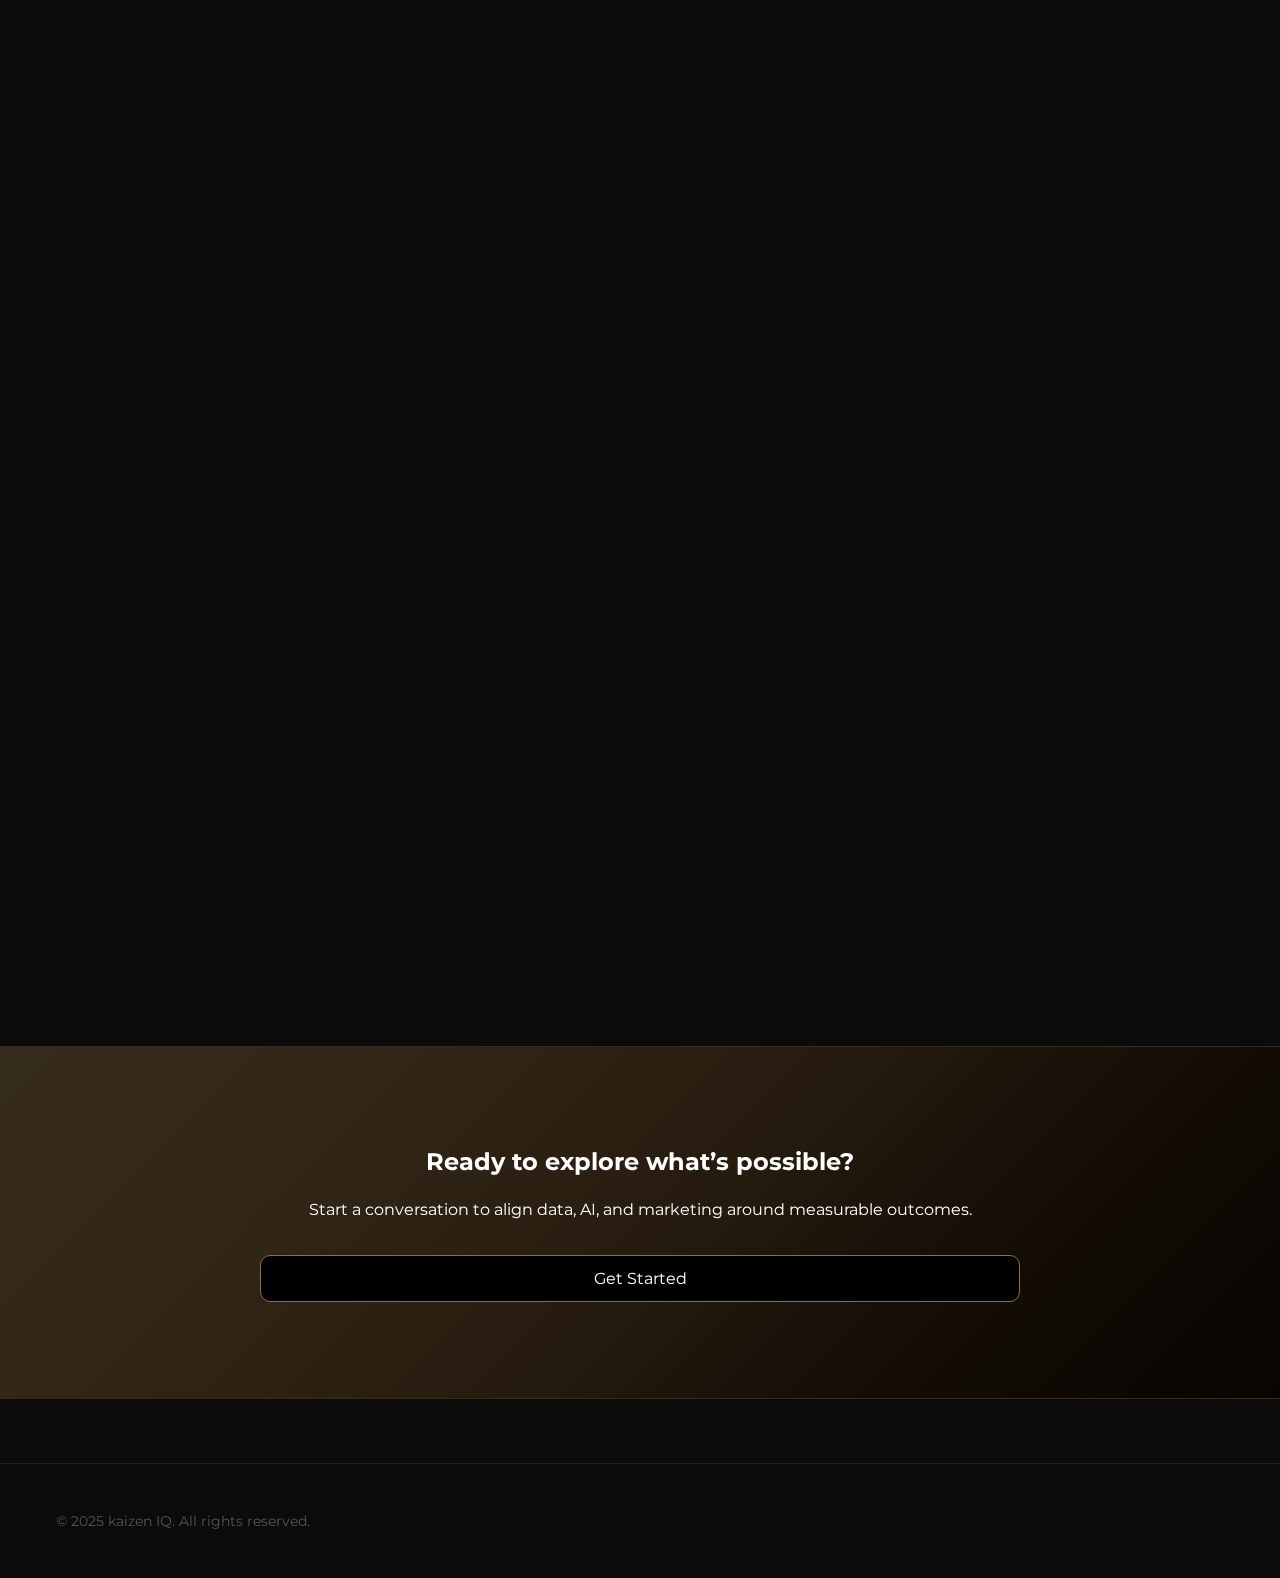
<file: services.html>
<!doctype html>
<html lang="en">
<head>
  <meta charset="utf-8" />
  <meta name="viewport" content="width=device-width,initial-scale=1" />
  <title>Our Offerings — kaizen IQ</title>
  <meta name="description" content="Data services, AI/ML, and marketing services to help you turn data into advantage." />

  <meta property="og:type" content="website" />
  <meta property="og:title" content="Our Offerings — kaizen IQ" />
  <meta property="og:description" content="Data engineering and science, applied AI/ML, and marketing services that drive outcomes." />
  <meta property="og:image" content="assets/og-image.png" />
  <meta property="og:url" content="https://example.com/services.html" />

  <link href="https://fonts.googleapis.com/css2?family=Montserrat:wght@400;600;700&display=swap" rel="stylesheet">
  <link rel="stylesheet" href="services.css" />
  <link rel="canonical" href="https://example.com/services.html" />
</head>
<body>
  <a class="skip-link" href="#main">Skip to content</a>
  <header class="site-header" aria-label="Site header">
    <div class="container header-inner">
      <a class="logo" href="services.html" aria-label="kaizen IQ home">kaizen <span class="accent">IQ</span></a>
      <nav aria-label="Primary">
        <ul class="nav">
          <li><a href="services.html" class="nav-link">Home</a></li>
          <li><a href="services.html#offerings" class="nav-link">About</a></li>
          <li><a href="contact.html" class="nav-link">Contact</a></li>
        </ul>
      </nav>
    </div>
  </header>

  <main id="main">
    <!-- Hero -->
    <section class="section hero" aria-labelledby="svc-title">
      <div class="container hero-inner">
        <h1 id="svc-title" class="hero__title reveal">The Next Advantage.</h1>
        <p class="hero__sub reveal">We partner with organizations to transform complexity into clarity, foresight into action, and ambition into measurable results. Our focus is lasting advantage—built on deep expertise and relentless execution.</p>
        <div class="hero__cta reveal">
          <a class="button button--cta" href="contact.html">Explore what’s possible</a>
        </div>
      </div>
    </section>

    <!-- Narrative -->
    <section class="section" aria-labelledby="narrative-title">
      <div class="container">
        <h2 id="narrative-title" class="visually-hidden">Narrative</h2>
        <p class="lead reveal">Data is no longer exhaust, it’s leverage. The organizations that win are those that transform raw information into intelligence, intelligence into foresight, and foresight into decisive action.</p>
        <p class="lead reveal delay-1">From engineering to AI to marketing, our work equips you to see further, decide faster, and grow with confidence.</p>
      </div>
    </section>

    <!-- Outcomes
    <section class="section features" aria-labelledby="outcomes-title">
      <div class="container">
        <p class="eyebrow">Outcomes</p>
        <h2 id="outcomes-title" class="section__title">What you can expect</h2>
        <div class="grid grid--3 feature-grid">
          <div class="card feature-card"><p class="card__body">Lower CAC, higher LTV through verified attribution.</p></div>
          <div class="card feature-card"><p class="card__body">Faster decisions with dashboards delivered in weeks, not months.</p></div>
          <div class="card feature-card"><p class="card__body">Reduced risk via governance, observability, and compliance-ready pipelines.</p></div>
          <div class="card feature-card"><p class="card__body">Proven ROI from measurable AI and marketing outcomes.</p></div>
        </div>
      </div>
    </section> -->

    <!-- Why Us
    <section class="section features" aria-labelledby="why-title">
      <div class="container">
        <p class="eyebrow">Why Us</p>
        <h2 id="why-title" class="section__title">How we deliver</h2>
        <div class="grid grid--3 feature-grid">
          <div class="card feature-card"><p class="card__body">Speed to value: baseline dashboards or forecasts in weeks.</p></div>
          <div class="card feature-card"><p class="card__body">Scalable stack: built with modern, cost-efficient tools (Snowflake, dbt, Airflow, Tableau, etc.).</p></div>
          <div class="card feature-card"><p class="card__body">Proof-driven: every engagement tied to KPIs and experiments, not vague claims.</p></div>
          <div class="card feature-card"><p class="card__body">Trusted across sectors: adaptable frameworks proven in finance, retail, healthcare, tech, and beyond.</p></div>
        </div>
      </div>
    </section> -->
    <!-- Services: Build the Foundation -->
    <section class="section features" aria-labelledby="data-title">
      <div class="container">
        <h2 id="offerings" class="section__title offerings-title reveal">Our Offerings</h2>
        <h2 id="data-title" class="section__title reveal">Build the Foundation</h2>
        <p class="lead reveal">Connect data sources, unify systems, and create a single version of truth that scales with you. We don’t just build pipelines—we build the backbone of decision-making.</p>
        <div class="grid grid--3 feature-grid">
          <div class="card feature-card reveal"><h3 class="card__title">Data Foundations</h3><p class="card__body">Build a trusted backbone for decisions. Connect data from every source, ensure accuracy, and scale without friction.</p></div>
          <div class="card feature-card reveal delay-1"><h3 class="card__title">Uncover What Matters</h3><p class="card__body">See your business in real time. From KPIs to forecasts, give every team clarity and control through dashboards and self-serve access.</p></div>
          <div class="card feature-card reveal delay-2"><h3 class="card__title">Predictive Insight</h3><p class="card__body">Move from hindsight to foresight. Apply advanced models to uncover patterns, predict outcomes, and turn intelligence into action.</p></div>
        </div>
      </div>
    </section>

    <!-- Services: Unlock Intelligence -->
    <section class="section features" aria-labelledby="ai-title">
      <div class="container">
        <p class="eyebrow reveal">AI in Action</p>
        <h2 id="ai-title" class="section__title reveal">Anticipate. Automate. Assure.</h2>
        <p class="lead reveal">Move beyond reporting. Use Artificial Intelligence to anticipate demand, personalize at scale, and identify the levers that drive growth, efficiency, and resilience.</p>
        <div class="grid grid--3 feature-grid">
          <div class="card feature-card reveal"><h3 class="card__title">Decision Intelligence</h3><p class="card__body">Go beyond prediction. Equip teams with AI-driven guidance that accelerates growth and sharpens competitive edge.</p></div>
          <div class="card feature-card reveal delay-1"><h3 class="card__title">Automation &amp; Agents</h3><p class="card__body">Let work run itself. Deploy AI workflows and assistants that adapt to your tools and free teams to focus on higher-value decisions.</p></div>
          <div class="card feature-card reveal delay-2"><h3 class="card__title">Responsible AI</h3><p class="card__body">Trust built in. Safeguards, monitoring, and governance ensure every system stays accurate, reliable, and compliant.</p></div>
        </div>
      </div>
    </section>

    <!-- Services: Drive Measurable Impact -->
    <section class="section features" aria-labelledby="mkt-title">
      <div class="container">
        <p class="eyebrow reveal">Strategic Marketing & Growth</p>
        <h2 id="mkt-title" class="section__title reveal">From Strategy to Market Impact</h2>
        <p class="lead reveal">Marketing is only as strong as its proof. We design acquisition, attribution, and lifecycle programs that deliver measurable results while reinforcing brand trust and long-term value.</p>
        <div class="grid grid--3 feature-grid">
          <div class="card feature-card reveal"><h3 class="card__title">Market Entry & Growth</h3><p class="card__body">Identify the most effective channels to capture demand and accelerate growth. We design acquisition strategies that balance cost efficiency with long-term customer value.</p></div>
          <div class="card feature-card reveal delay-1"><h3 class="card__title">Measure What Matters</h3><p class="card__body">Move beyond transactions to build enduring relationships. We develop segmentation and lifecycle strategies that strengthen loyalty and maximize lifetime value.</p></div>
          <div class="card feature-card reveal delay-2"><h3 class="card__title">Grow &amp; Retain</h3><p class="card__body">Keep customers coming back. Use segmentation, personalization, and lifecycle testing to lift retention and revenue.</p></div>
        </div>
      </div>
    </section>

    <!-- Outcomes -->
    <!-- <section class="section features" aria-labelledby="outcomes-title">
      <div class="container">
        <p class="eyebrow">Outcomes</p>
        <h2 id="outcomes-title" class="section__title">What you can expect</h2>
        <div class="grid grid--3 feature-grid">
          <div class="card feature-card reveal"><p class="card__body">A data foundation that removes guesswork.</p></div>
          <div class="card feature-card reveal delay-1"><p class="card__body">AI that predicts, recommends, and adapts responsibly.</p></div>
          <div class="card feature-card reveal delay-2"><p class="card__body">Marketing that proves its impact in black and white.</p></div>
        </div>
      </div>
    </section> -->

    <!-- Why Us -->
    <!-- <section class="section features" aria-labelledby="why-title">
      <div class="container">
        <p class="eyebrow">Why Us</p>
        <h2 id="why-title" class="section__title">How we deliver</h2>
        <div class="grid grid--3 feature-grid">
          <div class="card feature-card reveal"><p class="card__body">End-to-end integration: data, AI, and marketing as one continuum.</p></div>
          <div class="card feature-card reveal delay-1"><p class="card__body">Confidence at scale: systems that are trusted, observable, and secure.</p></div>
          <div class="card feature-card reveal delay-2"><p class="card__body">Impact measured in outcomes, not slide decks.</p></div>
        </div>
      </div>
    </section> -->

    <!-- Full-bleed CTA banner as its own section -->
    <section class="section cta-gradient">
      <div class="container cta-inner">
        <h2 class="cta-title">Ready to explore what’s possible?</h2>
        <p class="cta-sub">Start a conversation to align data, AI, and marketing around measurable outcomes.</p>
        <a class="button button--cta" href="contact.html">Get Started</a>
      </div>
    </section>
  </main>

  <footer class="site-footer" aria-label="Site footer">
    <div class="container footer-inner">
      <p class="small muted">© 2025 kaizen IQ. All rights reserved.</p>
    </div>
    <button id="to-top" class="to-top" aria-label="Back to top">↑</button>
  </footer>
  <script src="script.js" defer></script>
</body>
</html>
</file>
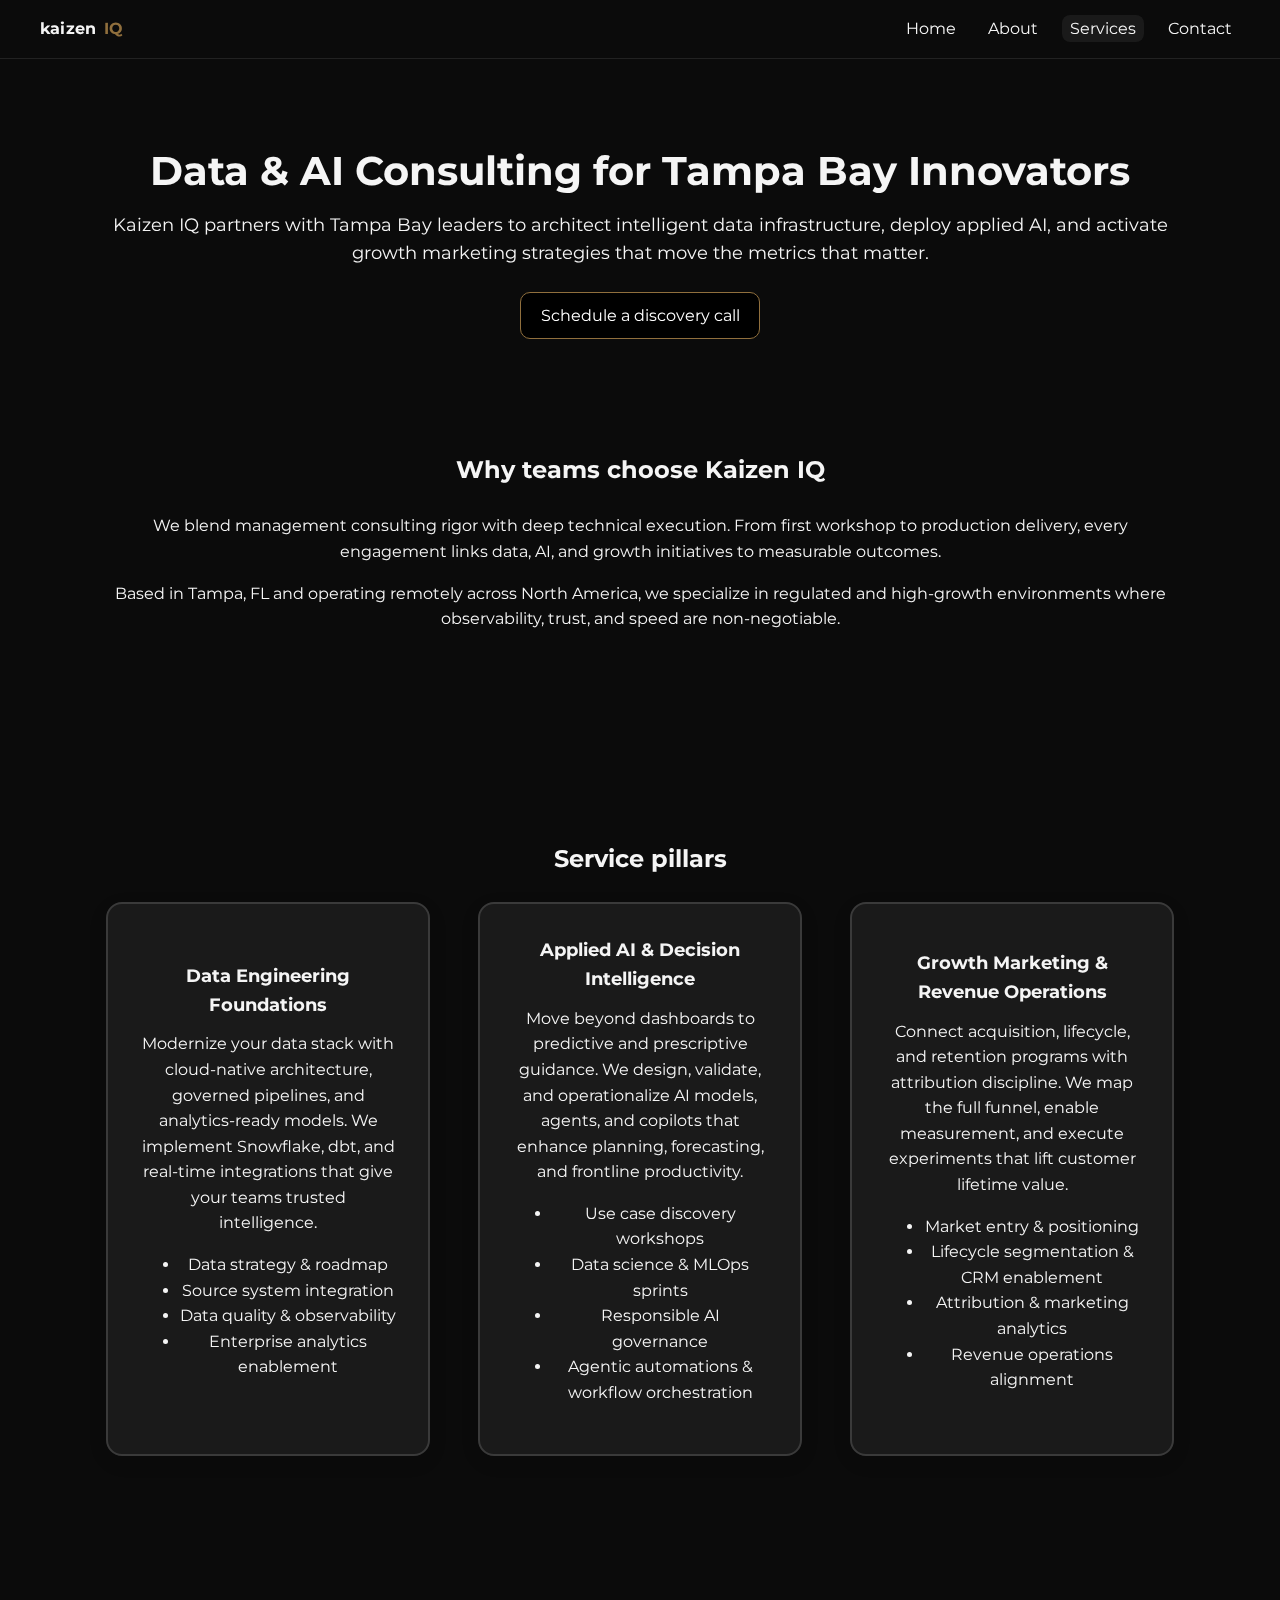
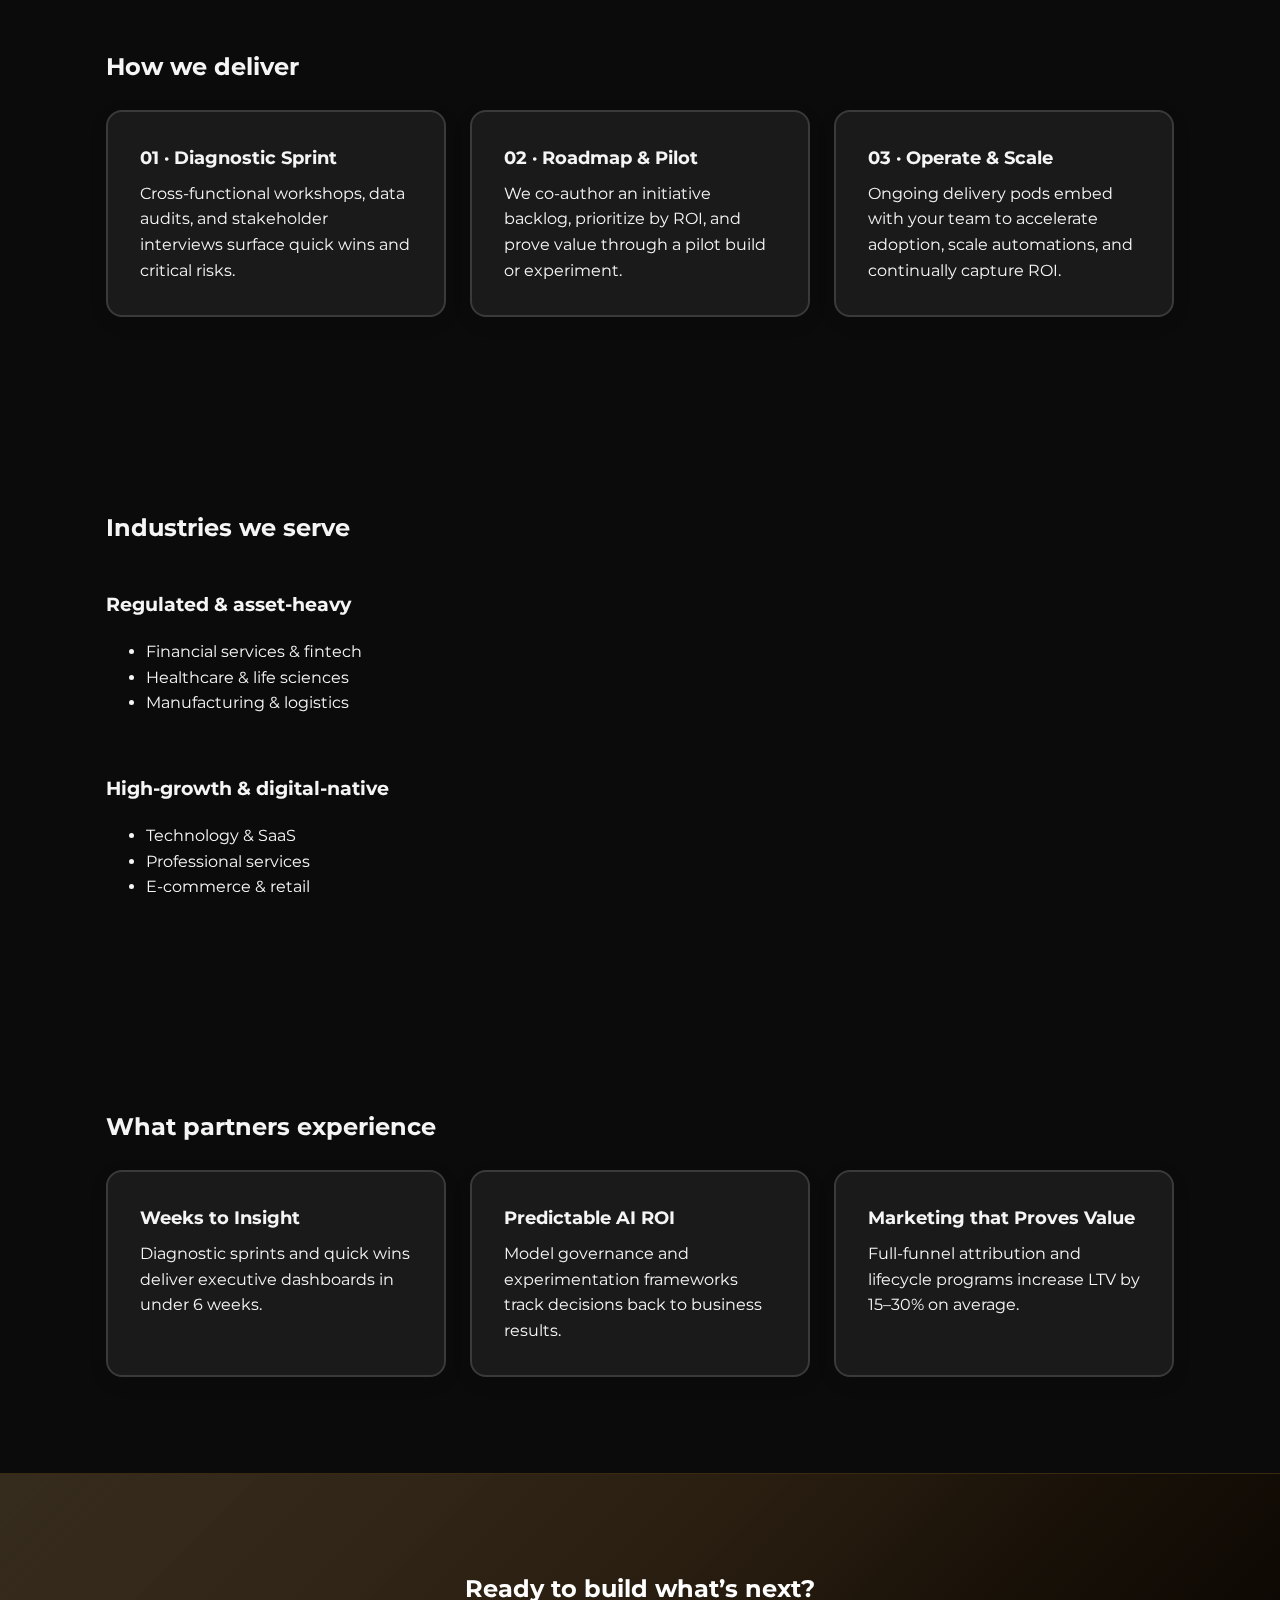
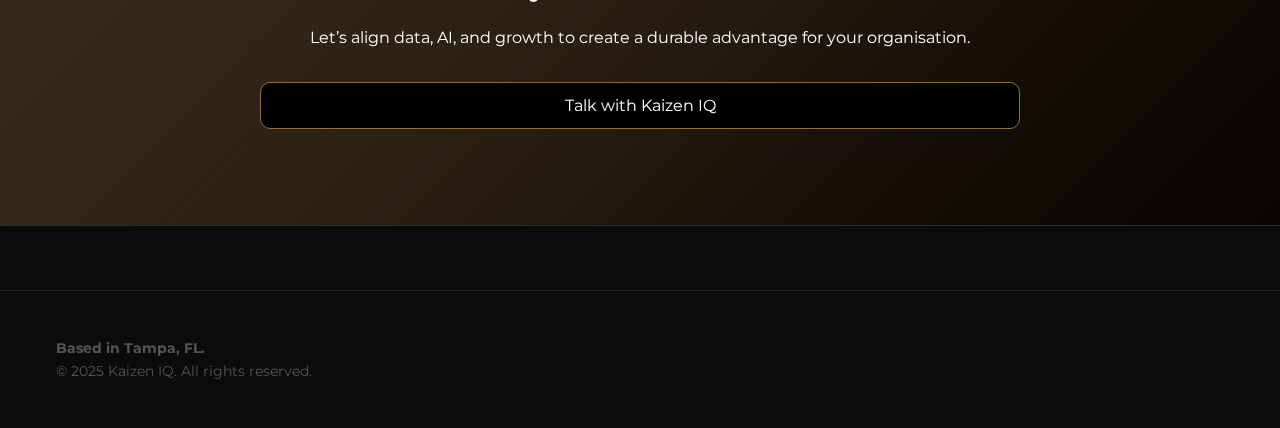
<file: services/services.html>
<!doctype html>
<html lang="en">
<head>
  <meta charset="utf-8" />
  <meta name="viewport" content="width=device-width,initial-scale=1" />
  <title>Tampa Bay Data & AI Consulting Services | Kaizen IQ</title>
  <meta name="description" content="Explore Kaizen IQ’s Tampa Bay-based data engineering, applied AI, analytics, and growth marketing services designed to turn data into advantage." />

  <!-- Open Graph -->
  <meta property="og:type" content="website" />
  <meta property="og:title" content="Tampa Bay Data & AI Consulting Services | Kaizen IQ" />
  <meta property="og:description" content="See how Kaizen IQ delivers data engineering, AI, analytics, and growth marketing services for high-performance teams in Tampa Bay and beyond." />
  <meta property="og:image" content="https://www.kaizen-one.com/assets/kaizen-iq-logo.png" />
  <meta property="og:url" content="https://www.kaizen-one.com/services/" />
  <meta property="og:site_name" content="Kaizen IQ" />

  <link rel="canonical" href="https://www.kaizen-one.com/services/" />
  <link href="https://fonts.googleapis.com/css2?family=Montserrat:wght@400;600;700&display=swap" rel="stylesheet" />
  <link rel="stylesheet" href="../styles.css" />

  <!-- Breadcrumbs for Services -->
  <script type="application/ld+json">
  {
    "@context": "https://schema.org",
    "@type": "BreadcrumbList",
    "itemListElement": [
      {
        "@type": "ListItem",
        "position": 1,
        "name": "Home",
        "item": "https://www.kaizen-one.com/"
      },
      {
        "@type": "ListItem",
        "position": 2,
        "name": "Services",
        "item": "https://www.kaizen-one.com/services/"
      }
    ]
  }
  </script>

  <!-- Services Schema -->
  <script type="application/ld+json">
  {
    "@context": "https://schema.org",
    "@type": "ProfessionalService",
    "@id": "https://www.kaizen-one.com/#professionalservice",
    "name": "Kaizen IQ",
    "url": "https://www.kaizen-one.com/services/",
    "description": "Tampa Bay-based management consulting firm delivering data engineering, AI, analytics, and growth marketing services.",
    "logo": "https://www.kaizen-one.com/assets/kaizen-iq-logo.png",
    "areaServed": [
      { "@type": "City", "name": "Tampa" },
      { "@type": "Place", "name": "Tampa Bay Area" },
      { "@type": "Country", "name": "United States" }
    ],
    "serviceType": [
      "Data engineering consulting",
      "Applied AI and automation services",
      "Analytics and decision intelligence",
      "Growth marketing strategy"
    ],
    "availableLanguage": ["en"],
    "contactPoint": [
      {
        "@type": "ContactPoint",
        "contactType": "sales",
        "email": "kaizeniq@outlook.com",
        "areaServed": ["US"],
        "availableLanguage": ["en"]
      }
    ]
  }
  </script>
</head>
<body>
  <a class="skip-link" href="#main">Skip to content</a>
  <header class="site-header" aria-label="Site header">
    <div class="container header-inner">
      <a class="logo" href="/" aria-label="Kaizen IQ home">kaizen <span class="accent">IQ</span></a>
      <nav aria-label="Primary">
        <ul class="nav">
          <li><a href="/" class="nav-link">Home</a></li>
          <li><a href="/#offerings" class="nav-link">About</a></li>
          <li><a href="/services/" class="nav-link is-active" aria-current="page">Services</a></li>
          <li><a href="/contact/" class="nav-link">Contact</a></li>
        </ul>
      </nav>
    </div>
  </header>

  <main id="main">
    <!-- Hero -->
    <section class="section hero" aria-labelledby="services-hero-title">
      <div class="container hero-inner">
        <!-- <p class="eyebrow">Core Services</p> -->
        <h1 id="services-hero-title" class="hero__title">Data & AI Consulting for Tampa Bay Innovators</h1>
        <p class="hero__sub">
          Kaizen IQ partners with Tampa Bay leaders to architect intelligent data infrastructure, deploy applied AI, and activate growth marketing strategies that move the metrics that matter.
        </p>
        <div class="hero__cta">
          <a class="button button--cta" href="/contact/">Schedule a discovery call</a>
        </div>
      </div>
    </section>

    <!-- Intro narrative -->
    <section class="section" aria-labelledby="services-overview-title">
      <div class="container">
        <h2 id="services-overview-title" class="section__title">Why teams choose Kaizen IQ</h2>
        <div class="split">
          <p>
            We blend management consulting rigor with deep technical execution. From first workshop to production delivery, every engagement links data, AI, and growth initiatives to measurable outcomes.
          </p>
          <p>
            Based in Tampa, FL and operating remotely across North America, we specialize in regulated and high-growth environments where observability, trust, and speed are non-negotiable.
          </p>
        </div>
      </div>
    </section>

    <!-- Service Pillars -->
    <section class="section features" aria-labelledby="service-pillars-title">
      <div class="container">
        <h2 id="service-pillars-title" class="section__title">Service pillars</h2>
        <div class="grid grid--3 feature-grid">
          <article class="card feature-card">
            <h3 class="card__title">Data Engineering Foundations</h3>
            <p class="card__body">
              Modernize your data stack with cloud-native architecture, governed pipelines, and analytics-ready models. We implement Snowflake, dbt, and real-time integrations that give your teams trusted intelligence.
            </p>
            <ul>
              <li>Data strategy & roadmap</li>
              <li>Source system integration</li>
              <li>Data quality & observability</li>
              <li>Enterprise analytics enablement</li>
            </ul>
          </article>
          <article class="card feature-card">
            <h3 class="card__title">Applied AI & Decision Intelligence</h3>
            <p class="card__body">
              Move beyond dashboards to predictive and prescriptive guidance. We design, validate, and operationalize AI models, agents, and copilots that enhance planning, forecasting, and frontline productivity.
            </p>
            <ul>
              <li>Use case discovery workshops</li>
              <li>Data science & MLOps sprints</li>
              <li>Responsible AI governance</li>
              <li>Agentic automations & workflow orchestration</li>
            </ul>
          </article>
          <article class="card feature-card">
            <h3 class="card__title">Growth Marketing & Revenue Operations</h3>
            <p class="card__body">
              Connect acquisition, lifecycle, and retention programs with attribution discipline. We map the full funnel, enable measurement, and execute experiments that lift customer lifetime value.
            </p>
            <ul>
              <li>Market entry & positioning</li>
              <li>Lifecycle segmentation & CRM enablement</li>
              <li>Attribution & marketing analytics</li>
              <li>Revenue operations alignment</li>
            </ul>
          </article>
        </div>
      </div>
    </section>

    <!-- Process -->
    <section class="section" aria-labelledby="delivery-model-title">
      <div class="container">
        <h2 id="delivery-model-title" class="section__title">How we deliver</h2>
        <div class="grid grid--3 feature-grid">
          <div class="card feature-card">
            <h3 class="card__title">01 · Diagnostic Sprint</h3>
            <p class="card__body">
              Cross-functional workshops, data audits, and stakeholder interviews surface quick wins and critical risks.
            </p>
          </div>
          <div class="card feature-card">
            <h3 class="card__title">02 · Roadmap & Pilot</h3>
            <p class="card__body">
              We co-author an initiative backlog, prioritize by ROI, and prove value through a pilot build or experiment.
            </p>
          </div>
          <div class="card feature-card">
            <h3 class="card__title">03 · Operate & Scale</h3>
            <p class="card__body">
              Ongoing delivery pods embed with your team to accelerate adoption, scale automations, and continually capture ROI.
            </p>
          </div>
        </div>
      </div>
    </section>

    <!-- Industries -->
    <section class="section" aria-labelledby="industries-title">
      <div class="container">
        <h2 id="industries-title" class="section__title">Industries we serve</h2>
        <div class="grid grid--2">
          <div>
            <h3>Regulated & asset-heavy</h3>
            <ul>
              <li>Financial services & fintech</li>
              <li>Healthcare & life sciences</li>
              <li>Manufacturing & logistics</li>
            </ul>
          </div>
          <div>
            <h3>High-growth & digital-native</h3>
            <ul>
              <li>Technology & SaaS</li>
              <li>Professional services</li>
              <li>E-commerce & retail</li>
            </ul>
          </div>
        </div>
      </div>
    </section>

    <!-- Proof / Metrics -->
    <section class="section" aria-labelledby="proof-title">
      <div class="container">
        <h2 id="proof-title" class="section__title">What partners experience</h2>
        <div class="grid grid--3 feature-grid">
          <div class="card feature-card">
            <h3 class="card__title">Weeks to Insight</h3>
            <p class="card__body">Diagnostic sprints and quick wins deliver executive dashboards in under 6 weeks.</p>
          </div>
          <div class="card feature-card">
            <h3 class="card__title">Predictable AI ROI</h3>
            <p class="card__body">Model governance and experimentation frameworks track decisions back to business results.</p>
          </div>
          <div class="card feature-card">
            <h3 class="card__title">Marketing that Proves Value</h3>
            <p class="card__body">Full-funnel attribution and lifecycle programs increase LTV by 15–30% on average.</p>
          </div>
        </div>
      </div>
    </section>

    <!-- CTA -->
    <section class="section cta-gradient" aria-labelledby="cta-services-title">
      <div class="container cta-inner">
        <h2 id="cta-services-title" class="cta-title">Ready to build what’s next?</h2>
        <p class="cta-sub">Let’s align data, AI, and growth to create a durable advantage for your organisation.</p>
        <a class="button button--cta" href="/contact/">Talk with Kaizen IQ</a>
      </div>
    </section>
  </main>

  <footer class="site-footer" aria-label="Site footer">
    <div class="container footer-inner">
      <p class="small muted">
        <strong>Based in Tampa, FL.</strong><br>
        © 2025 Kaizen IQ. All rights reserved.
      </p>
    </div>
    <button id="to-top" class="to-top" aria-label="Back to top">↑</button>
  </footer>
  <script src="../script.js" defer></script>
</body>
</html>
</file>
<file: styles.css>
/* Base, tokens, and layout. Keep under 100KB. */
:root{
  --black: #0b0b0b;
  --white: #ffffff;
  --blue: #4db6ff; /* lighter blue accent for contrast */
  --muted: #1a1a1a; /* dark gray background for muted sections */
  --text: #f5f5f5;  /* light text on dark background */
  --max:1100px;          /* Wider content width for large screens */
  --rad:16px;            /* Border radius 16px */
  --shadow:0 6px 20px rgba(0,0,0,.08);
  --space-1:8px;
  --space-2:16px;
  --space-3:24px;
  --space-4:32px;
  --space-5:48px;
  --space-6:64px;
  --space-7:96px;
}

*{box-sizing:border-box}
html:focus-within{scroll-behavior:smooth}
body{
  margin:0;
  color:var(--text);
  background:var(--black);
  font-family:'Montserrat', system-ui, -apple-system, Segoe UI, Roboto, Arial, sans-serif;
  line-height:1.6;
}
img{max-width:100%;height:auto;border-radius:var(--rad)}
a{color:var(--blue);text-decoration:none}
a:hover{text-decoration:underline;opacity:.92}
button{font:inherit}
.small{font-size:.875rem}
.lead{font-size:1.125rem}
.muted{color:#555}

/* Containers and sections */
.container{width:100%;max-width:var(--max);margin-inline:auto;padding:0 var(--space-2)}
.container--narrow{max-width:52ch}
.site-header .container{max-width:min(1200px,96vw)}
.site-footer .container{max-width:min(1200px,96vw)}
.section{padding:var(--space-7) 0}
.section--muted{background:var(--muted)}
.section__title{font-size:1.5rem;margin:0 0 var(--space-3)}

/* Header */
.skip-link{
  position:absolute;left:-9999px;top:auto;width:1px;height:1px;overflow:hidden;
}
.skip-link:focus{
  position:fixed;left:var(--space-2);top:var(--space-2);width:auto;height:auto;
  background:#fff;border:2px solid var(--blue);padding:var(--space-1);z-index:1000
}
.site-header{
  position:sticky;top:0;z-index:999;background:rgba(11,11,11,.9);
  backdrop-filter:saturate(120%) blur(6px);border-bottom:1px solid #222;
}
.header-inner{display:flex;align-items:center;justify-content:space-between;padding:var(--space-2) 0;position:relative}
.logo{font-weight:700;color:var(--black);letter-spacing:.2px;display:flex;align-items:center;gap:8px}
.logo .accent{color:#906f3d} /* gold accent in logo text */
.logo-mark{height:44px;width:auto;display:inline-block}
/* Dark header overrides for consistent theme */
.site-header .logo{color:var(--text)}
.nav-toggle{
  border:0;
  background:transparent;
  color:var(--text);
  width:44px;
  height:44px;
  border-radius:12px;
  display:none!important;
  align-items:center;
  justify-content:center;
  flex-direction:column;
  gap:4px;
  cursor:pointer;
}
.nav-toggle__bar{
  display:block;
  width:22px;
  height:2px;
  border-radius:999px;
  background:currentColor;
  transition:transform .2s ease, opacity .2s ease;
}
.nav-toggle[aria-expanded="true"] .nav-toggle__bar:nth-child(1){transform:translateY(6px) rotate(45deg)}
.nav-toggle[aria-expanded="true"] .nav-toggle__bar:nth-child(2){opacity:0}
.nav-toggle[aria-expanded="true"] .nav-toggle__bar:nth-child(3){transform:translateY(-6px) rotate(-45deg)}
.nav{display:flex;gap:var(--space-2);list-style:none;margin:0;padding:0;align-items:center}
.nav-link{padding:.25rem .5rem;border-radius:8px}
.nav-link--cta{
  border:1px solid #906f3d;
  padding:.50rem .85rem;
  border-radius:6px;
}
.site-header .nav-link{color:var(--text)}
.nav-link.is-active{background:var(--muted)}
.nav-link--cta.is-active{background:#1f1a14}
.site-header .nav-link:hover{background:#222;text-decoration:none}
.nav-link--cta:hover{background:#1f1a14}
.nav-link:focus,.button:focus{outline:3px solid var(--blue);outline-offset:2px;border-radius:10px}
@media (max-width:720px){
  .header-inner{justify-content:center}
  .logo{margin:0 auto;text-align:center}
  .nav-toggle{display:flex!important;position:absolute;right:var(--space-2);top:50%;transform:translateY(-50%)}
  .site-header nav{
    position:absolute;
    top:100%;
    left:0;
    width:100%;
    background:rgba(11,11,11,.97);
    border-bottom:1px solid #222;
    padding:var(--space-3) var(--space-2);
    display:none;
  }
  .site-header nav.is-open{display:block}
  .nav{flex-direction:column;align-items:flex-start;gap:0}
  .nav li+li{margin-top:.5rem}
  .nav-link{display:block;width:100%;padding:.75rem 0}
  .nav-link--cta{
    text-align:center;
    border:0;
    padding:.75rem 0;
  }
}

/* Hero */
.hero{padding:calc(var(--space-6) + 24px) 0 var(--space-6)}
.hero__title{font-size:clamp(1.75rem,3.5vw,2.5rem);line-height:1.2;margin:0 0 var(--space-2)}
.hero__tagline{
  margin:0 0 var(--space-2);
  font-size:1.125rem;
  font-weight:600;
  text-transform:none;
  letter-spacing:.01em;
}
.hero__sub{margin:0 0 var(--space-3);font-size:1.125rem}
.hero-inner{text-align:center}
.hero__cta{display:flex;gap:var(--space-2);flex-wrap:wrap;justify-content:center;flex-direction:column;align-items:center}
.hero__media{margin-top:var(--space-4)}

/* Grid */
.grid{display:grid;gap:var(--space-3)}
.grid--3{grid-template-columns:1fr}
@media (min-width:720px){.grid--3{grid-template-columns:repeat(3,1fr)}}
.feature-grid{align-items:stretch}
/* Center the features grid and make it responsive; prevent overlaps */
@media (min-width:720px){
  .features .feature-grid{ 
    grid-template-columns: repeat(auto-fit, minmax(280px, 1fr));
    justify-content:center;
    gap: var(--space-5);
  }
}
/* Ensure feature cards don't force square aspect for this section */
.features .feature-grid .feature-card{
  aspect-ratio:auto;
  display:flex;flex-direction:column;justify-content:center;align-items:center;text-align:center;
}

/* Center key section headings */
.features .eyebrow, .features .section__title,
.services .eyebrow, .services .section__title {text-align:center}

/* Services list styling (no bullets, centered like screenshot) */
.services-list{list-style:none;margin:0;padding:0}
.services .service-card{ text-align:center; background:transparent; border:0; box-shadow:none }
.services .service-title{ margin:var(--space-2) 0 .25rem; font-weight:600 }
.services .service-desc{ color:#c9c9c9; max-width:52ch; margin:0 auto }

/* Anchor spacing and sticky-header offset for jump links */
#home, #about{scroll-margin-top:72px}
#home{padding-bottom:calc(var(--space-6) + 32px)}
#about{padding-top:calc(var(--space-6) + 32px)}

/* Cards */
.card{
  background:#1a1a1a;border:2px solid #3a3a3a;border-radius:var(--rad);
  padding:var(--space-4);box-shadow:var(--shadow)
}
.card__title{margin:0 0 .5rem;font-size:1.125rem}
.card__body{margin:0}

/* Buttons */
.button{
  display:inline-block;padding:.7rem 1rem;border-radius:14px;
  border:1px solid var(--black);background:transparent;color:var(--black);
  transition:transform .08s ease, box-shadow .08s ease, opacity .2s ease;
}
.button--primary{
  background:var(--black);color:#fff;border-color:var(--black);
}
.button--ghost{
  background:transparent;color:var(--black)
}
.button--cta{
  background:#000000; /* blue for contrast on dark */
  color:#fff;
  border-color:#906f3d;
  padding:.6rem 1.2rem; /* add room before/after text */
  border-radius:10px;
}
.button:hover{transform:scale(1.02);box-shadow:var(--shadow)}

/* Proof list */
.proof{display:flex;gap:var(--space-2);flex-wrap:wrap;list-style:none;padding:0;margin:0 0 var(--space-2)}
.proof li{background:#fff;border:1px solid #ececec;border-radius:999px;padding:.5rem .75rem}

/* Form */
.form{display:grid;gap:var(--space-2);max-width:48rem}
.form__row{display:grid;gap:.5rem}
/* Contact page layout: center container and form */
.contact-page .container{display:grid;justify-items:center}
.contact-page .form{width:100%;max-width:48rem;margin:0 auto}
.contact-page .section__title,.contact-page .lead{text-align:center}
input,textarea,select{
  width:100%;padding:.75rem;border-radius:12px;border:1px solid #333;
  background:#0f0f0f;color:var(--text);
}
input:focus,textarea:focus,select:focus{outline:3px solid var(--blue);outline-offset:2px}
.form__status{min-height:1.25rem;margin-top:.25rem}
/* Keep dark background for all form states and autofill */
input, textarea, select,
input:focus, textarea:focus, select:focus,
input:valid, textarea:valid, select:valid,
input:invalid, textarea:invalid, select:invalid{
  background-color:#0f0f0f;
  color:var(--text);
}
/* WebKit (Chrome/Safari) autofill fix */
input:-webkit-autofill,
input:-webkit-autofill:hover,
input:-webkit-autofill:focus,
textarea:-webkit-autofill,
textarea:-webkit-autofill:hover,
textarea:-webkit-autofill:focus,
select:-webkit-autofill,
select:-webkit-autofill:hover,
select:-webkit-autofill:focus{
  -webkit-text-fill-color: var(--text);
  box-shadow: 0 0 0px 1000px #0f0f0f inset;
  transition: background-color 9999s ease-in-out 0s;
}
/* Firefox autofill */
input:-moz-autofill,
textarea:-moz-autofill,
select:-moz-autofill{
  box-shadow: 0 0 0px 1000px #0f0f0f inset;
  -moz-text-fill-color: var(--text);
}
/* High-specificity safeguard for Contact email */
.contact-page input#email,
.contact-page input#email:focus,
.contact-page input#email:-webkit-autofill,
.contact-page input#email:-moz-autofill{
  background-color:#0f0f0f !important;
  color:var(--text) !important;
}
/* Make submit button match field width */
.form .button--primary{width:100%;justify-self:stretch}

/* Footer */
.site-footer{border-top:1px solid #222;margin-top:var(--space-6);padding:var(--space-4) 0;position:relative}
.footer-inner{display:grid;gap:var(--space-3)}
.footer-cta{display:flex;gap:var(--space-2);align-items:center;flex-wrap:wrap}
.footer-cta__text{margin:0;font-weight:600}
.footer-nav{display:flex;gap:var(--space-2);list-style:none;margin:0;padding:0;flex-wrap:wrap}

/* FAQ */
.faq{border:1px solid #ececec;border-radius:var(--rad);background:#fff;margin-bottom:var(--space-2)}
.faq__q{padding:var(--space-2);cursor:pointer;font-weight:600}
.faq__a{padding:0 var(--space-2) var(--space-2)}

/* Back to top */
.to-top{
  position:fixed;right:16px;bottom:16px;width:44px;height:44px;border-radius:999px;
  border:1px solid #ddd;background:#fff;color:#000;box-shadow:var(--shadow);opacity:0;pointer-events:none;
  transition:opacity .2s ease, transform .08s ease;
}
.to-top.show{opacity:1;pointer-events:auto}
.to-top:hover{transform:scale(1.02)}

/* Utilities */
.header-spacer{height:56px}

/* CTA band: dark black–blue squares with subtle blue gradient */
.cta-gradient {
  color: #fff;
  background:
    linear-gradient(135deg, rgba(20, 12, 4, 0.4) 0%, rgba(15, 9, 4, 0.8) 65%, rgba(10, 6, 3, 0.95) 100%),
    linear-gradient(135deg,
      rgba(201, 168, 115, 0.35) 0%,      /* soft glow in the bottom-left */
      rgba(144, 111, 61, 0.75) 55%,      /* midtone—your base color */
      rgba(78, 55, 23, 0.95) 100%        /* strongest tone toward the right edge */
    );
  background-blend-mode: multiply;
  border-top: 1px solid #3a2a12;
  border-bottom: 1px solid #3a2a12;
}
.cta-inner{display:grid;gap:var(--space-2);text-align:center}
.cta-title{margin:0}
.cta-sub{margin:0 0 var(--space-2)}

/* --- Merged services-only rules below (originally after @import in services.css) --- */
/* Services-specific stylesheet duplicated from styles.css at time of creation. */

/* Place any services-only overrides below. */

/* Make CTA banner full-bleed on services page */
.cta-gradient{
  margin-left: calc(50% - 50vw);
  margin-right: calc(50% - 50vw);
}
/* Large hero logo centered above headline */
.hero-logo{height:96px;width:auto;display:inline-block;margin-bottom:var(--space-3)}
@media (max-width:520px){.hero-logo{height:80px}}

/* Reveal effects (light, accessible) */
.reveal{opacity:0;transform:translateY(8px);animation:fadeUp .6s ease forwards}
.reveal.delay-1{animation-delay:.08s}
.reveal.delay-2{animation-delay:.16s}
@keyframes fadeUp{to{opacity:1;transform:translateY(0)}}
@media (prefers-reduced-motion: reduce){
  .reveal{opacity:1;transform:none;animation:none}
}

/* Visually hidden for a11y headings */
.visually-hidden{position:absolute!important;height:1px;width:1px;overflow:hidden;clip:rect(1px,1px,1px,1px);white-space:nowrap}

/* Align narrative section with hero spacing and alignment */
.hero+.section{padding-top:var(--space-5)}
.hero+.section .lead:first-of-type{margin-top:0}
.hero+.section .container{text-align:center}
.hero+.section .lead{margin-inline:auto}

/* Larger heading for Our Offerings with higher specificity to override globals */
.features .offerings-title.section__title{
  font-size:clamp(1.75rem,3.5vw,2.5rem);
  line-height:1.15;
  text-align:center;
  font-weight:700;
  margin-bottom:var(--space-4);
}

/* Center pillar lead paragraphs for readability */
.features .lead{ 
  text-align:center;
  max-width:72ch;
  margin-inline:auto;
}

/* Make CTA button span the width of the subhead text block */
.cta-inner{max-width:72ch}
.cta-inner .button--cta{width:100%;}

/* Jump link comfort for offerings anchor under sticky header */
#offerings{scroll-margin-top:160px}

/* Align card titles across rows */
.features .feature-card{display:flex;flex-direction:column;justify-content:flex-start}
.features .feature-card .card__title{
  margin-top:0;margin-bottom:.5rem;
  min-height:3rem; /* approx two lines; adjust if needed */
  display:flex;align-items:center;justify-content:center;text-align:center;
}
.features .feature-card .card__body{margin-top:.25rem}


/* Solutions page additions */
/* Layout */
.solution { padding-top: 2rem; padding-bottom: 2rem; }
.solution__inner {
  display: grid;
  grid-template-columns: 1fr;
  gap: 1.5rem;
  align-items: center;
}
/* Two columns on larger screens */
@media (min-width: 960px) {
  .solution__inner { grid-template-columns: 1.1fr 1fr; gap: 2.5rem; }
  .solution--reverse .solution__media { order: 2; }
  .solution--reverse .solution__content { order: 1; }
}
/* Media */
.solution__media picture, .solution__media img {
  display: block;
  width: 100%;
  height: auto;
}
.solution__media img {
  border-radius: 12px;
  /* Maintain a pleasant aspect if source images vary */
  aspect-ratio: 16 / 10;
  object-fit: cover;
}
/* Content */
.solution__eyebrow {
  font-size: 0.9rem;
  letter-spacing: 0.04em;
  text-transform: uppercase;
  color: var(--muted, #666);
  margin: 0 0 0.25rem 0;
}
.solution__title {
  font-size: clamp(1.5rem, 1.2rem + 1.2vw, 2.25rem);
  line-height: 1.2;
  margin: 0 0 0.5rem 0;
}
.solution__text { font-size: 1.05rem; margin: 0 0 0.75rem 0; }
.solution__bullets { margin: 0; padding: 0 0 0 1.25rem; }
.solution__bullets li { margin: 0.25rem 0; }

/* Hero tweak so it reads well without an image */
.solutions-hero .hero__title { margin-bottom: 0.25rem; }
.solutions-hero .hero__sub { max-width: 70ch; }
.solutions-hero .hero-inner{
  display:flex;
  flex-direction:column;
  align-items:center;
  justify-content:center;
  text-align:center;
  margin-inline:auto;
}
.solutions-hero .hero__tagline{
  text-align:center;
  max-width:60ch;
  margin:0 auto var(--space-2);
  color:#d3d3d3;
}

.solution__content{
  text-align:left;
}
.solution__text{
  text-align:left;
  max-width:65ch;
}
</file>
<file: services.css>
/* Services-specific stylesheet duplicated from styles.css at time of creation. */
@import url('styles.css');

/* Place any services-only overrides below. */

/* Make CTA banner full-bleed on services page */
.cta-gradient{
  margin-left: calc(50% - 50vw);
  margin-right: calc(50% - 50vw);
}

/* Reveal effects (light, accessible) */
.reveal{opacity:0;transform:translateY(8px);animation:fadeUp .6s ease forwards}
.reveal.delay-1{animation-delay:.08s}
.reveal.delay-2{animation-delay:.16s}
@keyframes fadeUp{to{opacity:1;transform:translateY(0)}}
@media (prefers-reduced-motion: reduce){
  .reveal{opacity:1;transform:none;animation:none}
}

/* Visually hidden for a11y headings */
.visually-hidden{position:absolute!important;height:1px;width:1px;overflow:hidden;clip:rect(1px,1px,1px,1px);white-space:nowrap}

/* Larger heading for Our Offerings with higher specificity to override globals */
.features .offerings-title.section__title{
  font-size:clamp(1.75rem,3.5vw,2.5rem);
  line-height:1.15;
  text-align:center;
  font-weight:700;
  margin-bottom:var(--space-4);
}

/* Center pillar lead paragraphs for readability */
.features .lead{ 
  text-align:center;
  max-width:72ch;
  margin-inline:auto;
}

/* Make CTA button span the width of the subhead text block */
.cta-inner{max-width:72ch}
.cta-inner .button--cta{width:100%;}

/* Jump link comfort for offerings anchor under sticky header */
#offerings{scroll-margin-top:100px}

/* Align card titles across rows */
.features .feature-card{display:flex;flex-direction:column;justify-content:flex-start}
.features .feature-card .card__title{
  margin-top:0;margin-bottom:.5rem;
  min-height:3rem; /* approx two lines; adjust if needed */
  display:flex;align-items:center;justify-content:center;text-align:center;
}
.features .feature-card .card__body{margin-top:.25rem}
</file>
